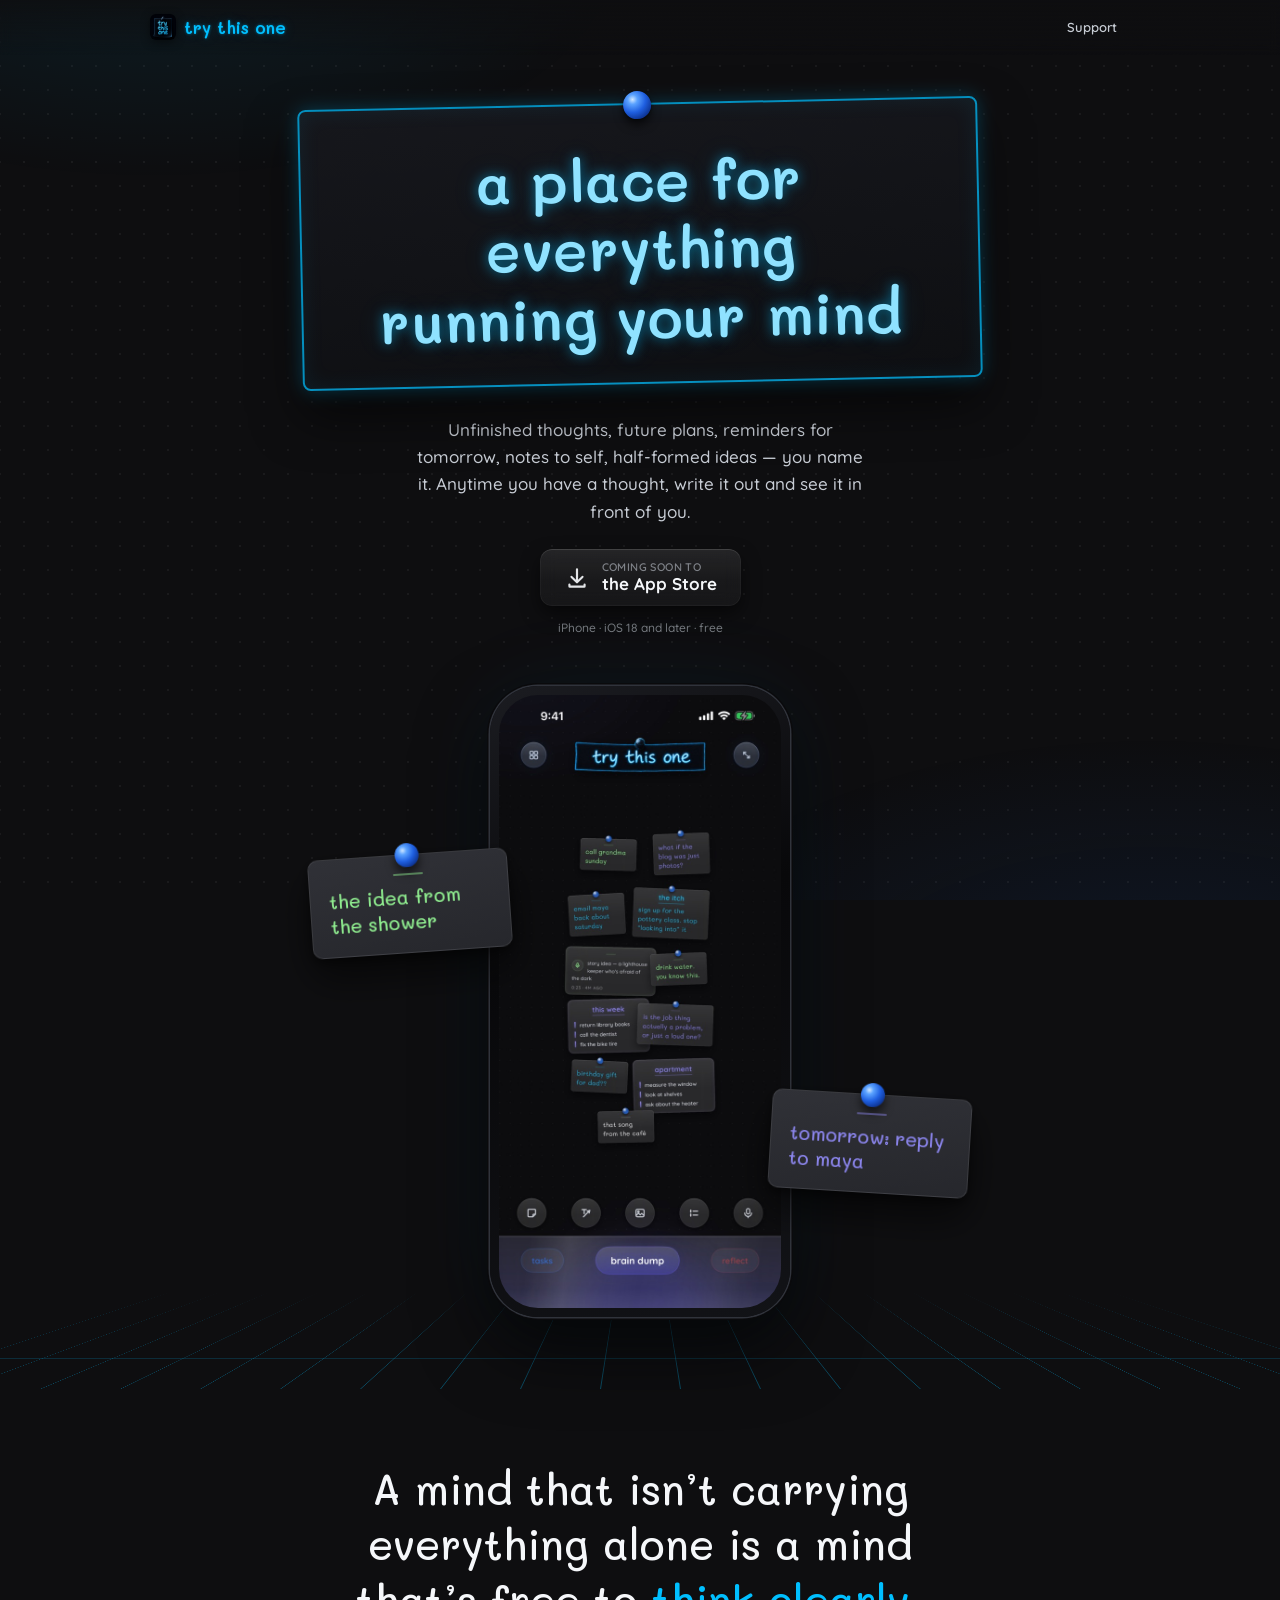
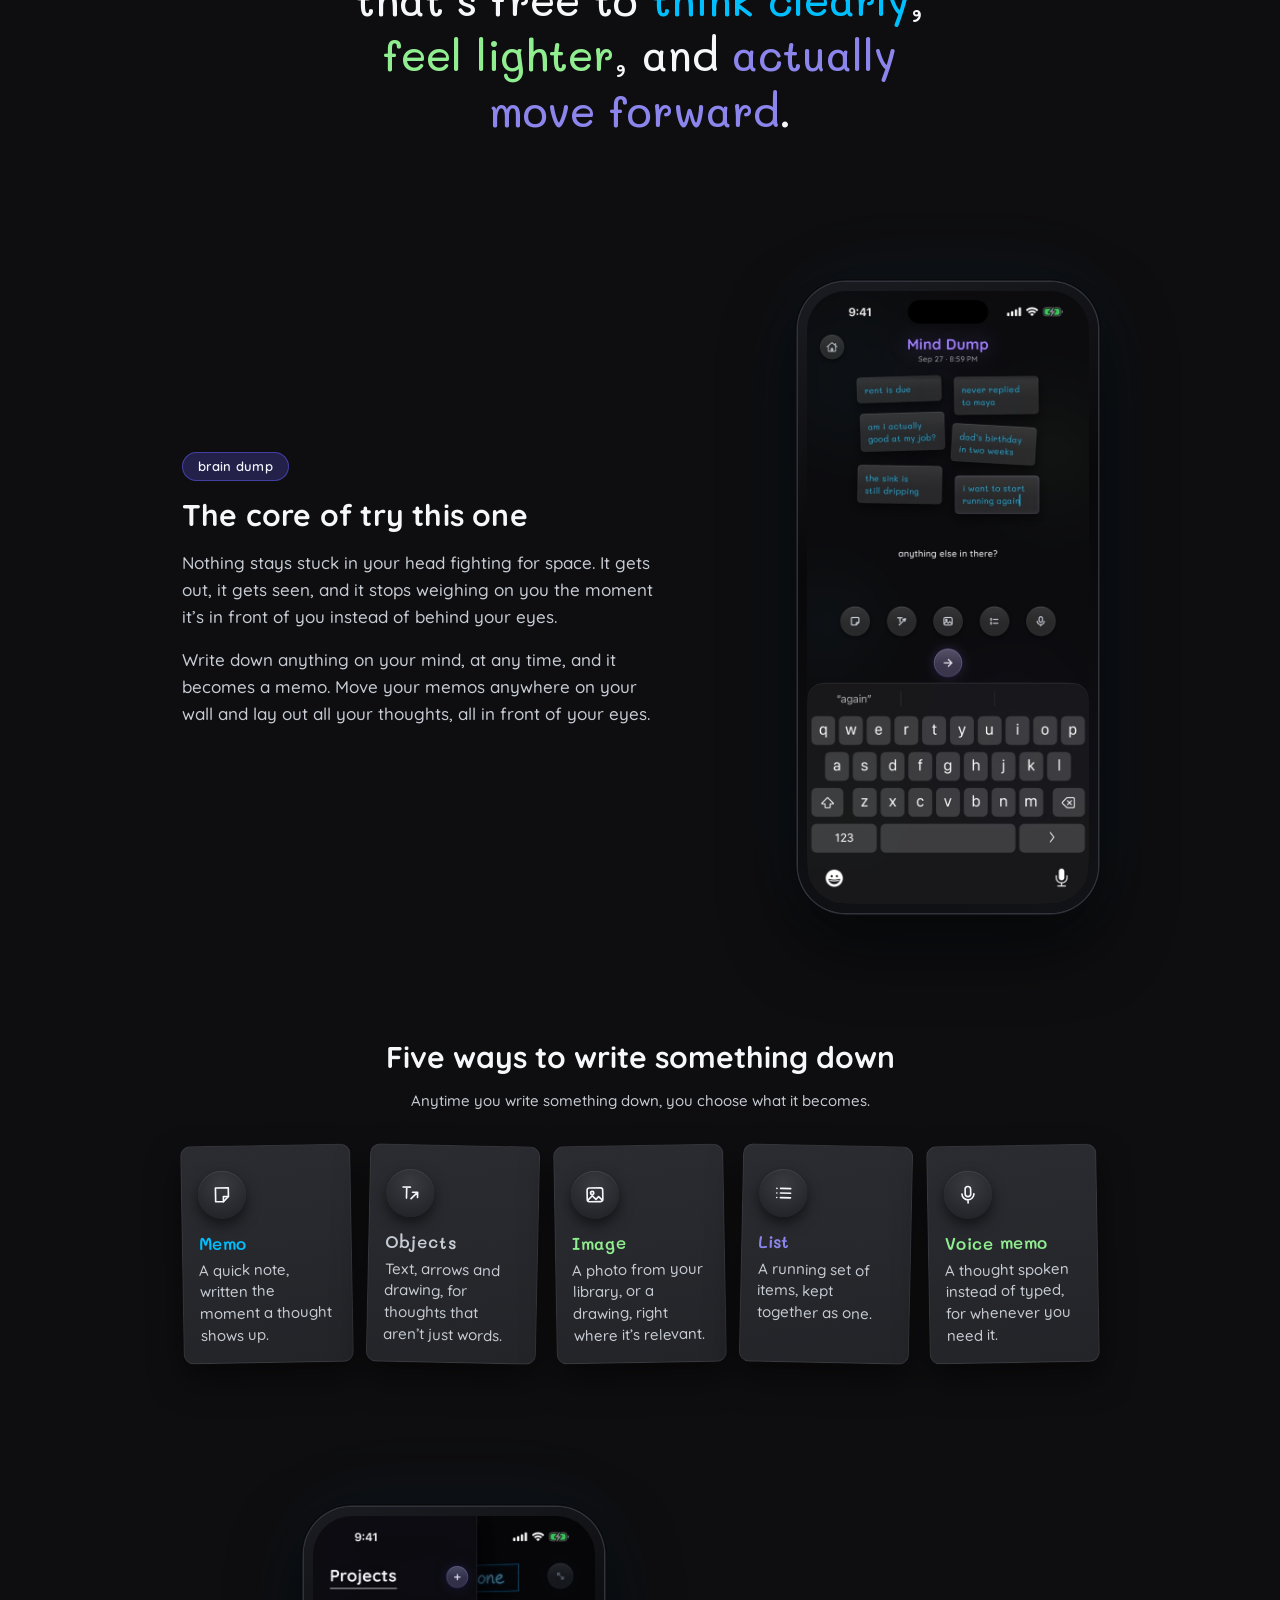
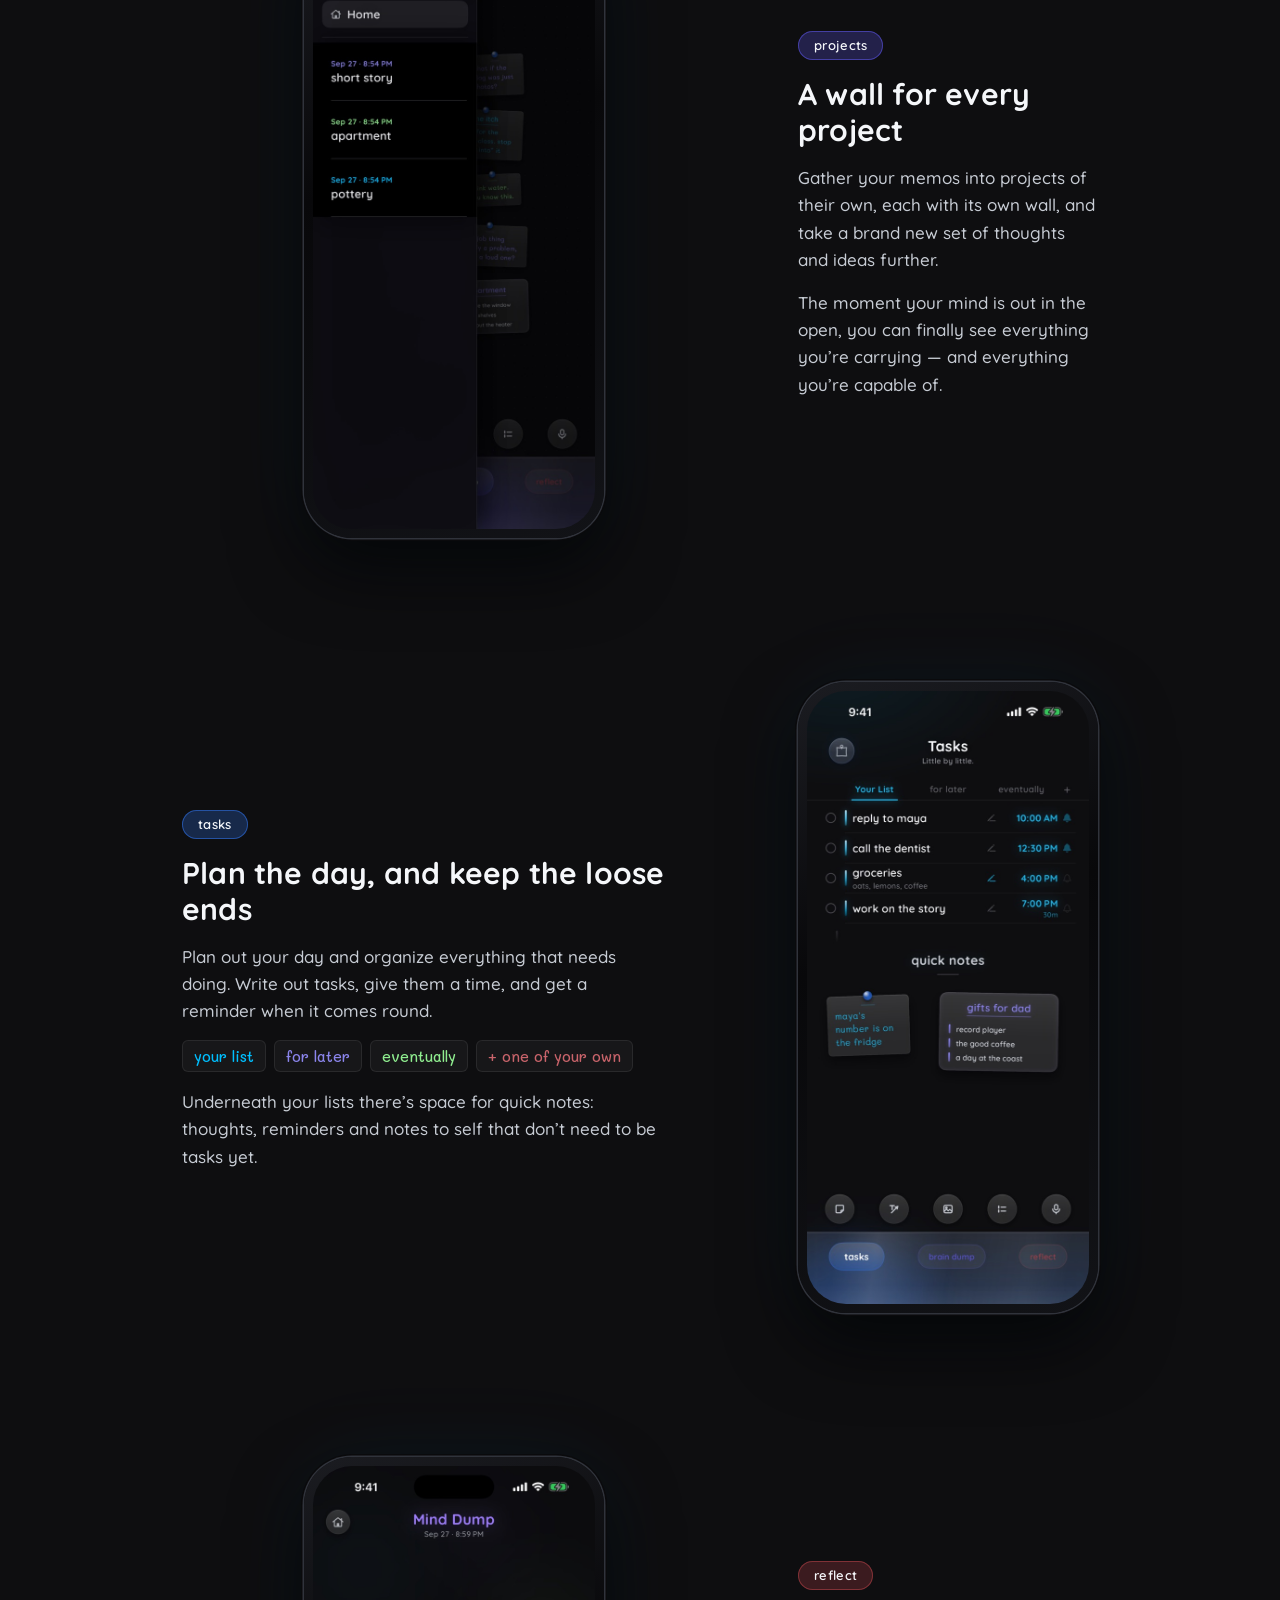
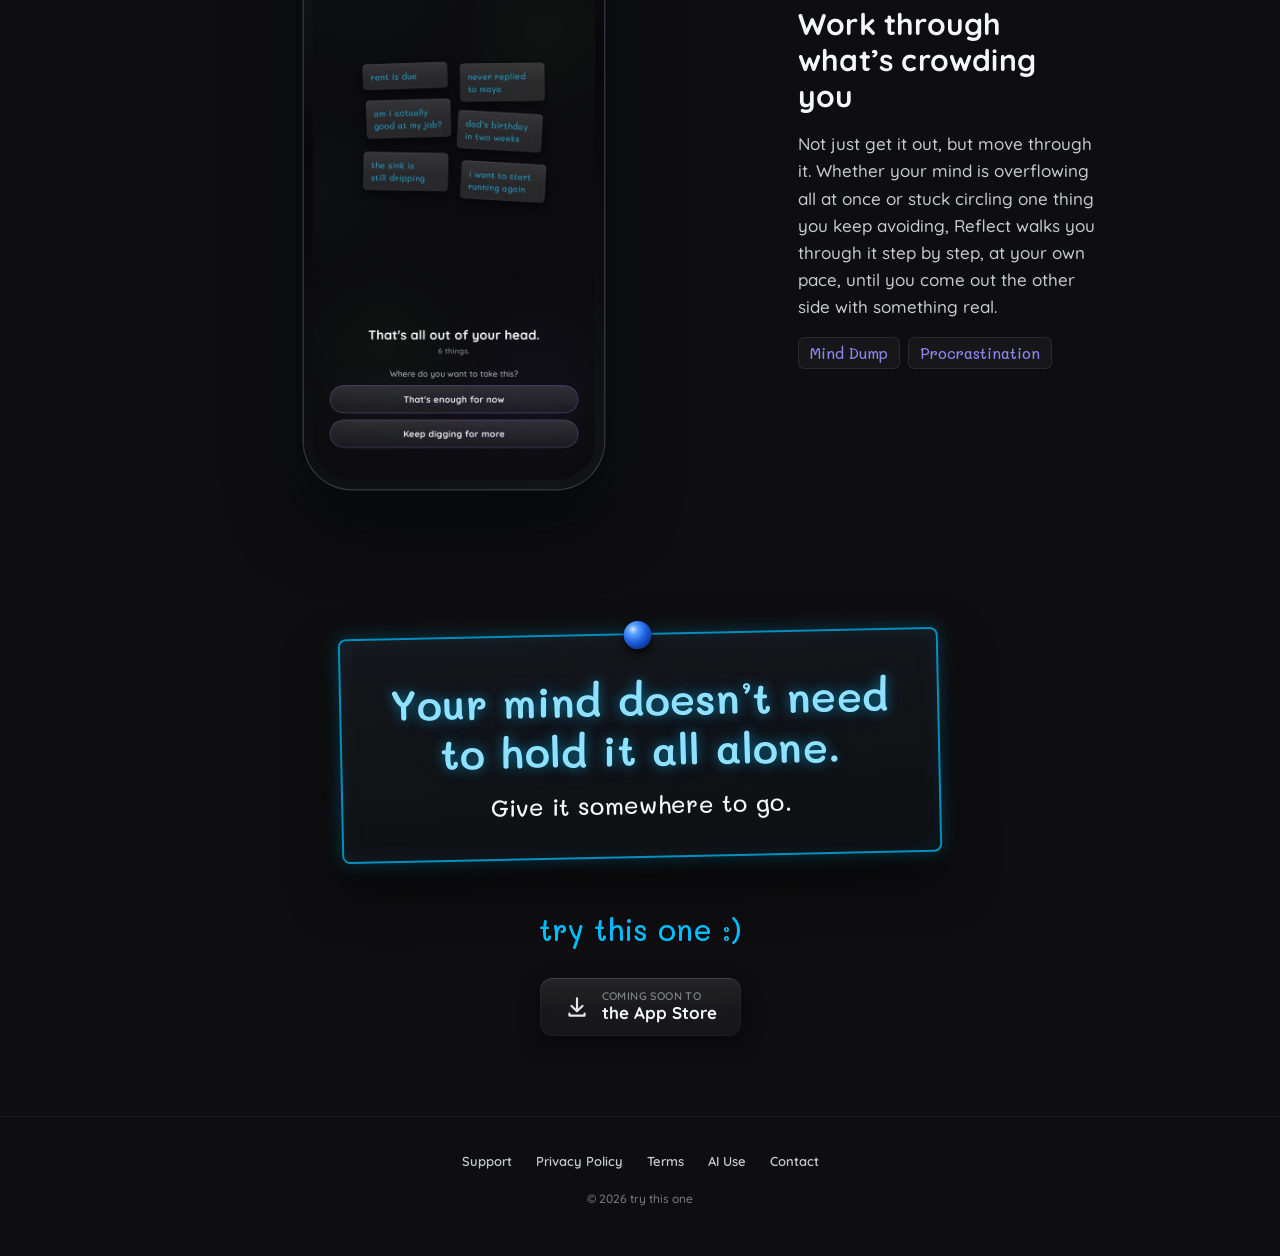
<file: index.html>
<!DOCTYPE html>
<html lang="en">
<head>
<meta charset="utf-8">
<meta name="viewport" content="width=device-width, initial-scale=1">

<title>try this one — a place for everything running your mind</title>
<meta name="description" content="Unfinished thoughts, future plans, reminders for tomorrow, notes to self, half-formed ideas. Write it out and see it in front of you. An iPhone app with a wall for your thoughts, lists for your day, and walkthroughs for what's crowding you.">
<meta name="theme-color" content="#0e0e10">

<link rel="icon" href="assets/favicon.png" type="image/png">
<link rel="apple-touch-icon" href="assets/apple-touch-icon.png">

<meta property="og:type" content="website">
<meta property="og:title" content="try this one">
<meta property="og:description" content="A place for everything running your mind. Give it somewhere to go.">
<meta property="og:image" content="https://km574744.github.io/trythisone-site/assets/icon.png">
<meta name="twitter:card" content="summary">

<link rel="preconnect" href="https://fonts.googleapis.com">
<link rel="preconnect" href="https://fonts.gstatic.com" crossorigin>
<link href="https://fonts.googleapis.com/css2?family=Quicksand:wght@500;600;700&family=Mali:wght@400;500;600&display=swap" rel="stylesheet">
<link rel="stylesheet" href="tto.css">
<script>document.documentElement.classList.add('js')</script>
</head>

<body>

<!-- The dot grid and the two corner glows the whole app stands on. -->
<div class="ground" aria-hidden="true"></div>

<header class="topbar">
  <div class="topbar__inner">
    <a class="wordmark" href="./">
      <img src="assets/icon.png" alt="" width="26" height="26">
      try this one
    </a>
    <a class="topbar__link" href="support.html">Support</a>
  </div>
</header>

<main>

  <!-- =====================================================================
       Hero — the sign, the pitch, and the wall
       ===================================================================== -->
  <div class="page">
    <section class="lp-hero">

      <div class="sign">
        <i class="pin" aria-hidden="true"></i>
        <h1>a place for everything running&nbsp;your&nbsp;mind</h1>
      </div>

      <p class="lp-lead">
        Unfinished thoughts, future plans, reminders for tomorrow, notes to
        self, half-formed ideas — you name it. Anytime you have a thought,
        write it out and see it in front of you.
      </p>

      <!-- PLACEHOLDER BADGE — see the note on .badge in tto.css. When the app
           is approved, replace this whole <a> with Apple's official badge
           artwork, pointing at the real App Store link. -->
      <a class="badge glass" href="#" aria-label="Coming soon to the App Store">
        <svg class="badge__glyph" viewBox="0 0 24 24" aria-hidden="true" focusable="false">
          <path d="M12 3a1 1 0 0 1 1 1v9.59l3.3-3.3a1 1 0 1 1 1.4 1.42l-5 5a1 1 0 0 1-1.4 0l-5-5a1 1 0 1 1 1.4-1.42l3.3 3.3V4a1 1 0 0 1 1-1Zm-7 14a1 1 0 0 1 1 1v1h12v-1a1 1 0 1 1 2 0v1.5A1.5 1.5 0 0 1 18.5 21h-13A1.5 1.5 0 0 1 4 19.5V18a1 1 0 0 1 1-1Z"/>
        </svg>
        <span class="badge__text">
          <span class="badge__sup">Coming soon to</span>
          <span class="badge__main">the App Store</span>
        </span>
      </a>
      <p class="badge-note">iPhone · iOS 18 and later · free</p>

      <div class="stage">
        <div class="floor" aria-hidden="true"></div>
        <div class="phone">
          <img src="images/wall.jpg" width="607" height="1320"
               alt="The brain dump wall in try this one, covered in memos: call grandma sunday, email maya back about saturday, a voice memo with a story idea, a list for this week, and more">
        </div>
        <p class="note note--l" style="--ink:var(--green)" aria-hidden="true">the idea from the shower</p>
        <p class="note note--r" style="--ink:var(--indigo)" aria-hidden="true">tomorrow: reply to maya</p>
      </div>

    </section>
  </div>

  <!-- =====================================================================
       The pitch, in one sentence
       ===================================================================== -->
  <div class="page">
    <section class="statement reveal">
      <p>
        A mind that isn’t carrying everything alone is a mind that’s free to
        <span>think clearly</span>, <span>feel lighter</span>, and
        <span>actually move forward</span>.
      </p>
    </section>
  </div>

  <!-- =====================================================================
       Brain Dump
       ===================================================================== -->
  <div class="page">
    <section class="feature reveal" id="brain-dump">
      <div class="feature__text">
        <p class="pill pill--braindump">brain dump</p>
        <h2>The core of try this one</h2>
        <p>
          Nothing stays stuck in your head fighting for space. It gets out, it
          gets seen, and it stops weighing on you the moment it’s in front of
          you instead of behind your eyes.
        </p>
        <p>
          Write down anything on your mind, at any time, and it becomes a memo.
          Move your memos anywhere on your wall and lay out all your thoughts,
          all in front of your eyes.
        </p>
      </div>
      <div class="phone phone--side">
        <img src="images/mind-dump.jpg" width="607" height="1320" loading="lazy"
             alt="Memos landing on the wall one at a time: rent is due, never replied to maya, am i actually good at my job, dad's birthday in two weeks">
      </div>
    </section>

    <!-- Five ways to write something down -->
    <section class="tools reveal" aria-labelledby="tools-title">
      <div class="lp-head">
        <h3 id="tools-title">Five ways to write something down</h3>
        <p>Anytime you write something down, you choose what it becomes.</p>
      </div>

      <ul class="tools__grid">
        <li class="tool" style="--ink:var(--cyan)">
          <span class="tool__icon" aria-hidden="true">
            <svg viewBox="0 0 24 24"><path d="M5 4.5h14v9.5l-5.5 5.5H5z"/><path d="M13.5 19.5V14H19"/></svg>
          </span>
          <p class="tool__name">Memo</p>
          <p>A quick note, written the moment a thought shows up.</p>
        </li>
        <li class="tool" style="--ink:var(--silver)">
          <span class="tool__icon" aria-hidden="true">
            <svg viewBox="0 0 24 24"><path d="M4 5.5h8M8 5.5v12"/><path d="M13 18l7-7M14.5 11H20v5.5"/></svg>
          </span>
          <p class="tool__name">Objects</p>
          <p>Text, arrows and drawing, for thoughts that aren’t just words.</p>
        </li>
        <li class="tool" style="--ink:var(--green)">
          <span class="tool__icon" aria-hidden="true">
            <svg viewBox="0 0 24 24"><rect x="3.5" y="4.5" width="17" height="15" rx="2.5"/><circle cx="9" cy="10" r="1.8"/><path d="M4 18l5-5 4 4 3-3 4 4"/></svg>
          </span>
          <p class="tool__name">Image</p>
          <p>A photo from your library, or a drawing, right where it’s relevant.</p>
        </li>
        <li class="tool" style="--ink:var(--indigo)">
          <span class="tool__icon" aria-hidden="true">
            <svg viewBox="0 0 24 24"><path d="M5 7h.01M5 12h.01M5 17h.01"/><path d="M9 7h11M9 12h11M9 17h11"/></svg>
          </span>
          <p class="tool__name">List</p>
          <p>A running set of items, kept together as one.</p>
        </li>
        <li class="tool" style="--ink:var(--green)">
          <span class="tool__icon" aria-hidden="true">
            <svg viewBox="0 0 24 24"><rect x="9" y="3" width="6" height="11" rx="3"/><path d="M5.5 11a6.5 6.5 0 0 0 13 0M12 17.5V21"/></svg>
          </span>
          <p class="tool__name">Voice memo</p>
          <p>A thought spoken instead of typed, for whenever you need it.</p>
        </li>
      </ul>
    </section>

    <!-- Projects -->
    <section class="feature feature--flip reveal">
      <div class="feature__text">
        <p class="pill pill--braindump">projects</p>
        <h2>A wall for every project</h2>
        <p>
          Gather your memos into projects of their own, each with its own wall,
          and take a brand new set of thoughts and ideas further.
        </p>
        <p>
          The moment your mind is out in the open, you can finally see
          everything you’re carrying — and everything you’re capable of.
        </p>
      </div>
      <div class="phone phone--side">
        <img src="images/projects.jpg" width="607" height="1320" loading="lazy"
             alt="The projects drawer open over the wall, listing short story, apartment and pottery">
      </div>
    </section>
  </div>

  <!-- =====================================================================
       Tasks
       ===================================================================== -->
  <div class="page">
    <section class="feature reveal" id="tasks">
      <div class="feature__text">
        <p class="pill pill--tasks">tasks</p>
        <h2>Plan the day, and keep the loose ends</h2>
        <p>
          Plan out your day and organize everything that needs doing. Write out
          tasks, give them a time, and get a reminder when it comes round.
        </p>
        <ul class="chips" aria-label="Lists">
          <li style="--ink:var(--cyan)">your list</li>
          <li style="--ink:var(--indigo)">for later</li>
          <li style="--ink:var(--green)">eventually</li>
          <li style="--ink:var(--maroon-soft)">+ one of your own</li>
        </ul>
        <p>
          Underneath your lists there’s space for quick notes: thoughts,
          reminders and notes to self that don’t need to be tasks yet.
        </p>
      </div>
      <div class="phone phone--side">
        <img src="images/tasks.jpg" width="607" height="1320" loading="lazy"
             alt="The tasks screen: reply to maya at 10 AM, call the dentist at 12:30, groceries at 4, work on the story at 7, with quick notes underneath">
      </div>
    </section>
  </div>

  <!-- =====================================================================
       Reflect
       ===================================================================== -->
  <div class="page">
    <section class="feature feature--flip reveal" id="reflect">
      <div class="feature__text">
        <p class="pill pill--reflect">reflect</p>
        <h2>Work through what’s crowding you</h2>
        <p>
          Not just get it out, but move through it. Whether your mind is
          overflowing all at once or stuck circling one thing you keep
          avoiding, Reflect walks you through it step by step, at your own
          pace, until you come out the other side with something real.
        </p>
        <ul class="chips" aria-label="Walkthroughs">
          <li style="--ink:var(--indigo)">Mind Dump</li>
          <li style="--ink:var(--indigo)">Procrastination</li>
        </ul>
      </div>
      <div class="phone phone--side">
        <img src="images/reflect.jpg" width="607" height="1320" loading="lazy"
             alt="The end of a Mind Dump: six memos on the wall and the words that's all out of your head">
      </div>
    </section>
  </div>

  <!-- =====================================================================
       Closing
       ===================================================================== -->
  <div class="page">
    <section class="lp-close reveal">
      <div class="sign sign--close">
        <i class="pin" aria-hidden="true"></i>
        <h2>Your mind doesn’t need to hold it all&nbsp;alone.</h2>
        <p>Give it somewhere to go.</p>
      </div>

      <p class="signoff">try this one :)</p>

      <a class="badge glass" href="#" aria-label="Coming soon to the App Store">
        <svg class="badge__glyph" viewBox="0 0 24 24" aria-hidden="true" focusable="false">
          <path d="M12 3a1 1 0 0 1 1 1v9.59l3.3-3.3a1 1 0 1 1 1.4 1.42l-5 5a1 1 0 0 1-1.4 0l-5-5a1 1 0 1 1 1.4-1.42l3.3 3.3V4a1 1 0 0 1 1-1Zm-7 14a1 1 0 0 1 1 1v1h12v-1a1 1 0 1 1 2 0v1.5A1.5 1.5 0 0 1 18.5 21h-13A1.5 1.5 0 0 1 4 19.5V18a1 1 0 0 1 1-1Z"/>
        </svg>
        <span class="badge__text">
          <span class="badge__sup">Coming soon to</span>
          <span class="badge__main">the App Store</span>
        </span>
      </a>
    </section>
  </div>

</main>

<footer>
  <ul class="footer__links">
    <li><a href="support.html">Support</a></li>
    <li><a href="privacy.html">Privacy Policy</a></li>
    <li><a href="terms.html">Terms</a></li>
    <li><a href="ai.html">AI Use</a></li>
    <li><a href="mailto:kmworkshq@gmail.com">Contact</a></li>
  </ul>
  <p class="footer__fine">© 2026 try this one</p>
</footer>

<!-- Sections settle in once as they arrive, then stay put. Nothing moves on
     its own after that. Without JavaScript, or with reduced motion, everything
     is simply there. -->
<script>
  const pieces = document.querySelectorAll('.reveal');
  if ('IntersectionObserver' in window && !matchMedia('(prefers-reduced-motion: reduce)').matches) {
    const seen = new IntersectionObserver((entries) => {
      for (const e of entries) if (e.isIntersecting) { e.target.classList.add('in'); seen.unobserve(e.target); }
    }, { rootMargin: '0px 0px -12% 0px' });
    pieces.forEach((p) => seen.observe(p));
  } else {
    pieces.forEach((p) => p.classList.add('in'));
  }
</script>

</body>
</html>
</file>
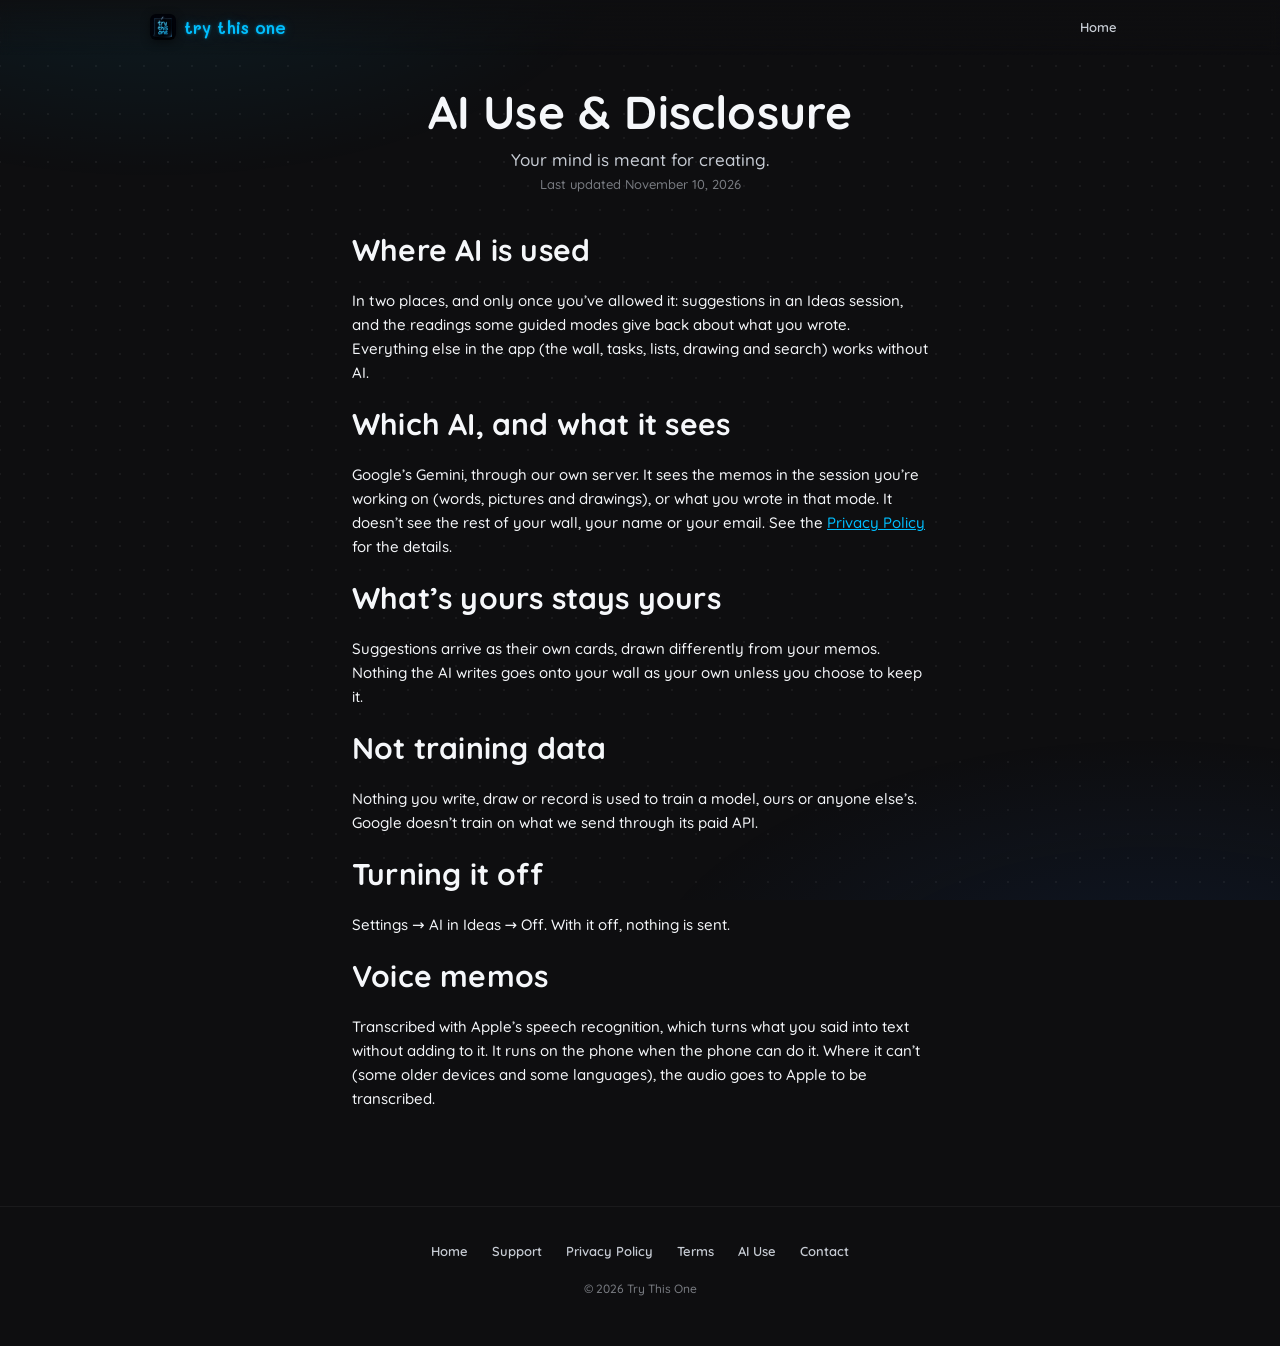
<file: ai.html>
<!DOCTYPE html>
<html lang="en">
<head>
<meta charset="utf-8">
<meta name="viewport" content="width=device-width, initial-scale=1">

<title>AI Use &amp; Disclosure · Try This One</title>
<meta name="description" content="Learn how Try This One protects your authentic ideas and creativity.">
<meta name="theme-color" content="#0e0e10">

<link rel="icon" href="assets/favicon.png" type="image/png">
<link rel="apple-touch-icon" href="assets/apple-touch-icon.png">

<link rel="preconnect" href="https://fonts.googleapis.com">
<link rel="preconnect" href="https://fonts.gstatic.com" crossorigin>
<link href="https://fonts.googleapis.com/css2?family=Quicksand:wght@500;600;700&family=Mali:wght@400;500;600&display=swap" rel="stylesheet">
<link rel="stylesheet" href="tto.css">
</head>

<body>

<div class="ground" aria-hidden="true"></div>

<header class="topbar">
  <div class="topbar__inner">
    <a class="wordmark" href="./">
      <img src="assets/icon.png" alt="" width="26" height="26">
      try this one
    </a>
    <a class="topbar__link" href="./">Home</a>
  </div>
</header>

<main class="page narrow">
  <section class="doc">

    <h1>AI Use &amp; Disclosure</h1>
    <p class="doc__lead">Your mind is meant for creating.</p>
    <p class="doc__stamp" style="text-align:center;color:var(--ink-faint);font-size:var(--t-small);margin-top:calc(var(--s7) * -1);margin-bottom:var(--s6);">Last updated November 10, 2026</p>

    <h2>Where AI is used</h2>
    <p>In two places, and only once you&rsquo;ve allowed it: suggestions in an Ideas session, and the readings some guided modes give back about what you wrote. Everything else in the app (the wall, tasks, lists, drawing and search) works without AI.</p>

    <h2>Which AI, and what it sees</h2>
    <p>Google&rsquo;s Gemini, through our own server. It sees the memos in the session you&rsquo;re working on (words, pictures and drawings), or what you wrote in that mode. It doesn&rsquo;t see the rest of your wall, your name or your email. See the <a href="privacy.html">Privacy Policy</a> for the details.</p>

    <h2>What&rsquo;s yours stays yours</h2>
    <p>Suggestions arrive as their own cards, drawn differently from your memos. Nothing the AI writes goes onto your wall as your own unless you choose to keep it.</p>

    <h2>Not training data</h2>
    <p>Nothing you write, draw or record is used to train a model, ours or anyone else&rsquo;s. Google doesn&rsquo;t train on what we send through its paid API.</p>

    <h2>Turning it off</h2>
    <p>Settings &rarr; AI in Ideas &rarr; Off. With it off, nothing is sent.</p>

    <h2>Voice memos</h2>
    <p>Transcribed with Apple&rsquo;s speech recognition, which turns what you said into text without adding to it. It runs on the phone when the phone can do it. Where it can&rsquo;t (some older devices and some languages), the audio goes to Apple to be transcribed.</p>

  </section>
</main>

<footer>
  <ul class="footer__links">
    <li><a href="./">Home</a></li>
    <li><a href="support.html">Support</a></li>
    <li><a href="privacy.html">Privacy Policy</a></li>
    <li><a href="terms.html">Terms</a></li>
    <li><a href="ai.html">AI Use</a></li>
    <li><a href="mailto:kmworkshq@gmail.com">Contact</a></li>
  </ul>
  <p class="footer__fine">© 2026 Try This One</p>
</footer>

</body>
</html>
</file>
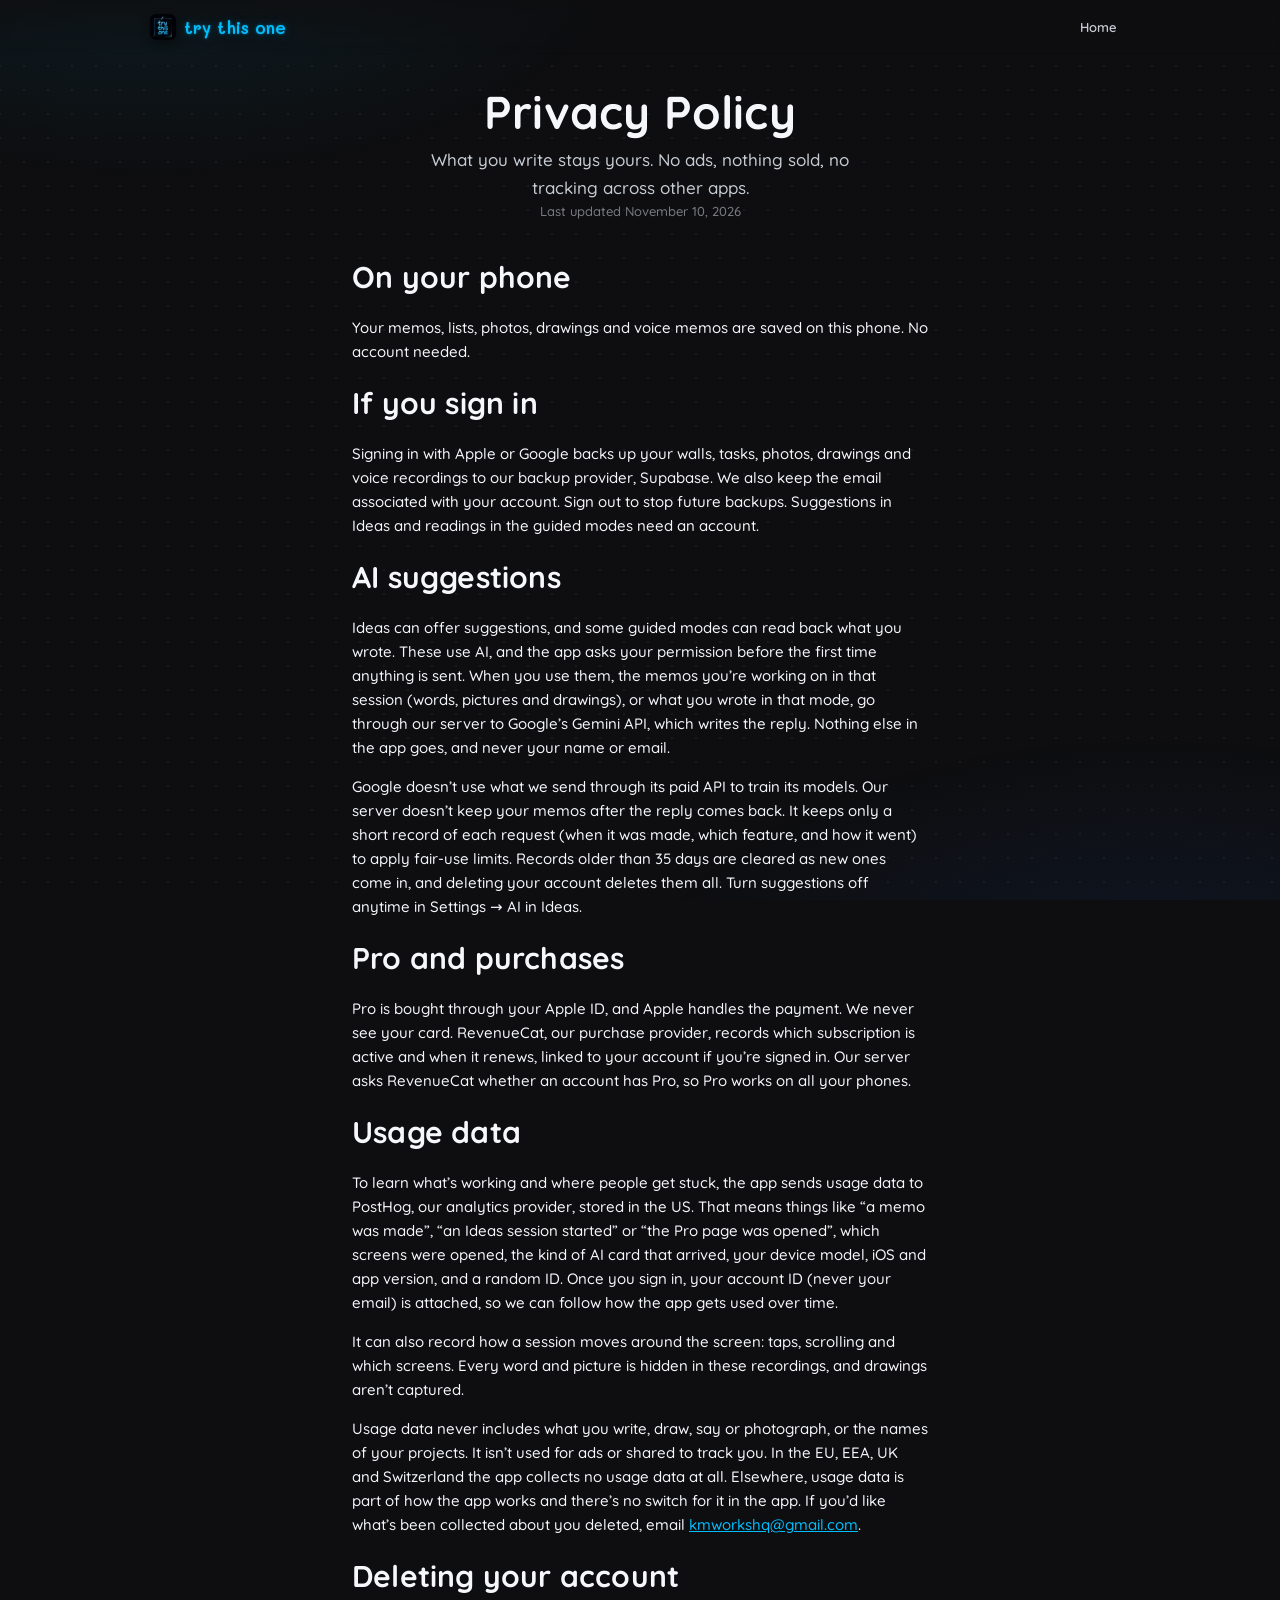
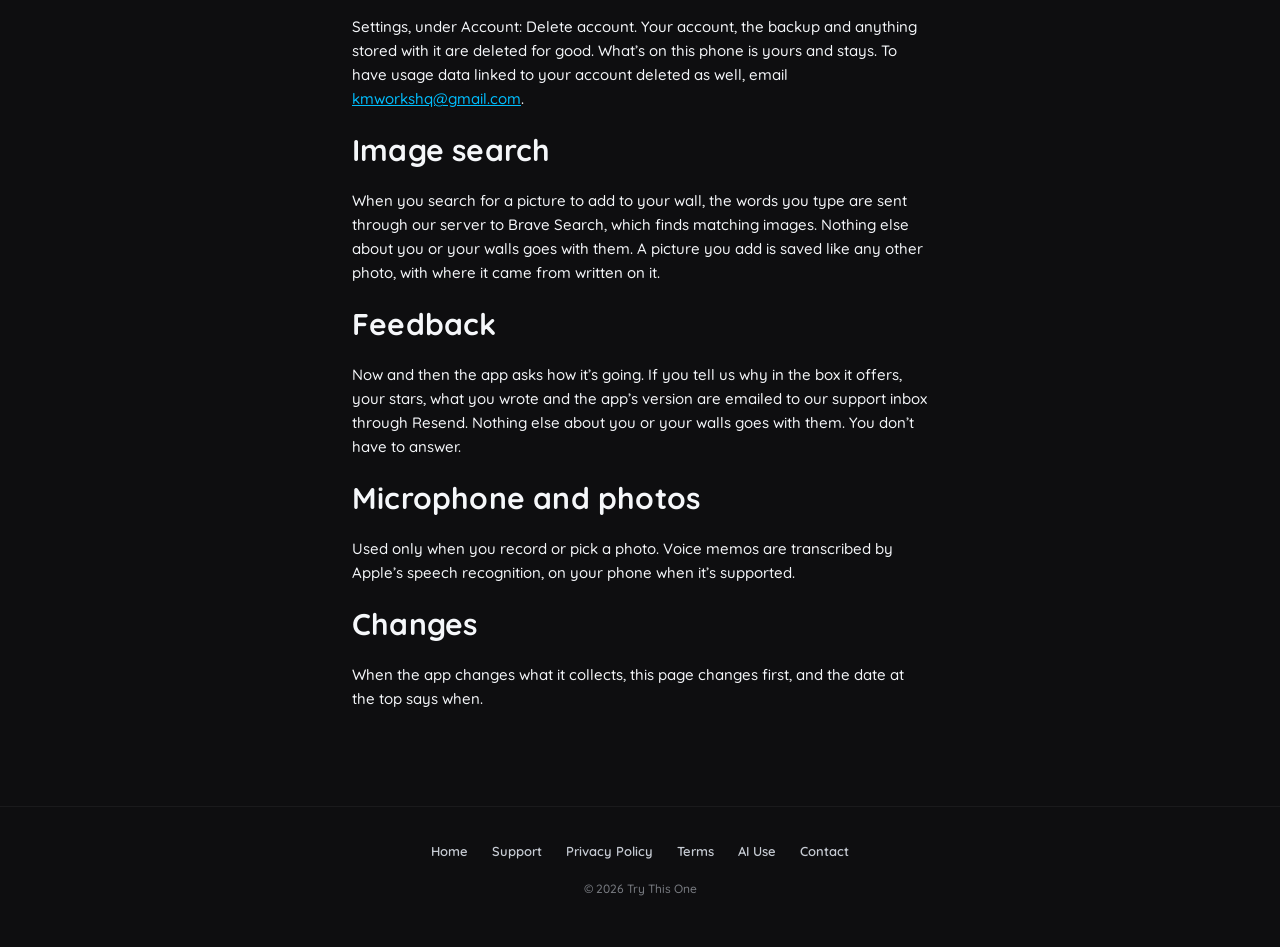
<file: privacy.html>
<!DOCTYPE html>
<html lang="en">
<head>
<meta charset="utf-8">
<meta name="viewport" content="width=device-width, initial-scale=1">

<title>Privacy Policy · Try This One</title>
<meta name="description" content="What stays on your phone, and what signing in backs up.">
<meta name="theme-color" content="#0e0e10">

<link rel="icon" href="assets/favicon.png" type="image/png">
<link rel="apple-touch-icon" href="assets/apple-touch-icon.png">

<link rel="preconnect" href="https://fonts.googleapis.com">
<link rel="preconnect" href="https://fonts.gstatic.com" crossorigin>
<link href="https://fonts.googleapis.com/css2?family=Quicksand:wght@500;600;700&family=Mali:wght@400;500;600&display=swap" rel="stylesheet">
<link rel="stylesheet" href="tto.css">
</head>

<body>

<div class="ground" aria-hidden="true"></div>

<header class="topbar">
  <div class="topbar__inner">
    <a class="wordmark" href="./">
      <img src="assets/icon.png" alt="" width="26" height="26">
      try this one
    </a>
    <a class="topbar__link" href="./">Home</a>
  </div>
</header>

<main class="page narrow">
  <section class="doc">

    <h1>Privacy Policy</h1>
    <p class="doc__lead">What you write stays yours. No ads, nothing sold, no tracking across other apps.</p>
    <p class="doc__stamp" style="text-align:center;color:var(--ink-faint);font-size:var(--t-small);margin-top:calc(var(--s7) * -1);margin-bottom:var(--s6);">Last updated November 10, 2026</p>

    <h2>On your phone</h2>
    <p>Your memos, lists, photos, drawings and voice memos are saved on this phone. No account needed.</p>

    <h2>If you sign in</h2>
    <p>Signing in with Apple or Google backs up your walls, tasks, photos, drawings and voice recordings to our backup provider, Supabase. We also keep the email associated with your account. Sign out to stop future backups. Suggestions in Ideas and readings in the guided modes need an account.</p>

    <h2>AI suggestions</h2>
    <p>Ideas can offer suggestions, and some guided modes can read back what you wrote. These use AI, and the app asks your permission before the first time anything is sent. When you use them, the memos you&rsquo;re working on in that session (words, pictures and drawings), or what you wrote in that mode, go through our server to Google&rsquo;s Gemini API, which writes the reply. Nothing else in the app goes, and never your name or email.</p>
    <p>Google doesn&rsquo;t use what we send through its paid API to train its models. Our server doesn&rsquo;t keep your memos after the reply comes back. It keeps only a short record of each request (when it was made, which feature, and how it went) to apply fair-use limits. Records older than 35 days are cleared as new ones come in, and deleting your account deletes them all. Turn suggestions off anytime in Settings &rarr; AI in Ideas.</p>

    <h2>Pro and purchases</h2>
    <p>Pro is bought through your Apple ID, and Apple handles the payment. We never see your card. RevenueCat, our purchase provider, records which subscription is active and when it renews, linked to your account if you&rsquo;re signed in. Our server asks RevenueCat whether an account has Pro, so Pro works on all your phones.</p>

    <h2>Usage data</h2>
    <p>To learn what&rsquo;s working and where people get stuck, the app sends usage data to PostHog, our analytics provider, stored in the US. That means things like &ldquo;a memo was made&rdquo;, &ldquo;an Ideas session started&rdquo; or &ldquo;the Pro page was opened&rdquo;, which screens were opened, the kind of AI card that arrived, your device model, iOS and app version, and a random ID. Once you sign in, your account ID (never your email) is attached, so we can follow how the app gets used over time.</p>
    <p>It can also record how a session moves around the screen: taps, scrolling and which screens. Every word and picture is hidden in these recordings, and drawings aren&rsquo;t captured.</p>
    <p>Usage data never includes what you write, draw, say or photograph, or the names of your projects. It isn&rsquo;t used for ads or shared to track you. In the EU, EEA, UK and Switzerland the app collects no usage data at all. Elsewhere, usage data is part of how the app works and there&rsquo;s no switch for it in the app. If you&rsquo;d like what&rsquo;s been collected about you deleted, email <a href="mailto:kmworkshq@gmail.com">kmworkshq@gmail.com</a>.</p>

    <h2>Deleting your account</h2>
    <p>Settings, under Account: Delete account. Your account, the backup and anything stored with it are deleted for good. What&rsquo;s on this phone is yours and stays. To have usage data linked to your account deleted as well, email <a href="mailto:kmworkshq@gmail.com">kmworkshq@gmail.com</a>.</p>

    <h2>Image search</h2>
    <p>When you search for a picture to add to your wall, the words you type are sent through our server to Brave Search, which finds matching images. Nothing else about you or your walls goes with them. A picture you add is saved like any other photo, with where it came from written on it.</p>

    <h2>Feedback</h2>
    <p>Now and then the app asks how it&rsquo;s going. If you tell us why in the box it offers, your stars, what you wrote and the app&rsquo;s version are emailed to our support inbox through Resend. Nothing else about you or your walls goes with them. You don&rsquo;t have to answer.</p>

    <h2>Microphone and photos</h2>
    <p>Used only when you record or pick a photo. Voice memos are transcribed by Apple&rsquo;s speech recognition, on your phone when it&rsquo;s supported.</p>

    <h2>Changes</h2>
    <p>When the app changes what it collects, this page changes first, and the date at the top says when.</p>

  </section>
</main>

<footer>
  <ul class="footer__links">
    <li><a href="./">Home</a></li>
    <li><a href="support.html">Support</a></li>
    <li><a href="privacy.html">Privacy Policy</a></li>
    <li><a href="terms.html">Terms</a></li>
    <li><a href="ai.html">AI Use</a></li>
    <li><a href="mailto:kmworkshq@gmail.com">Contact</a></li>
  </ul>
  <p class="footer__fine">© 2026 Try This One</p>
</footer>

</body>
</html>
</file>
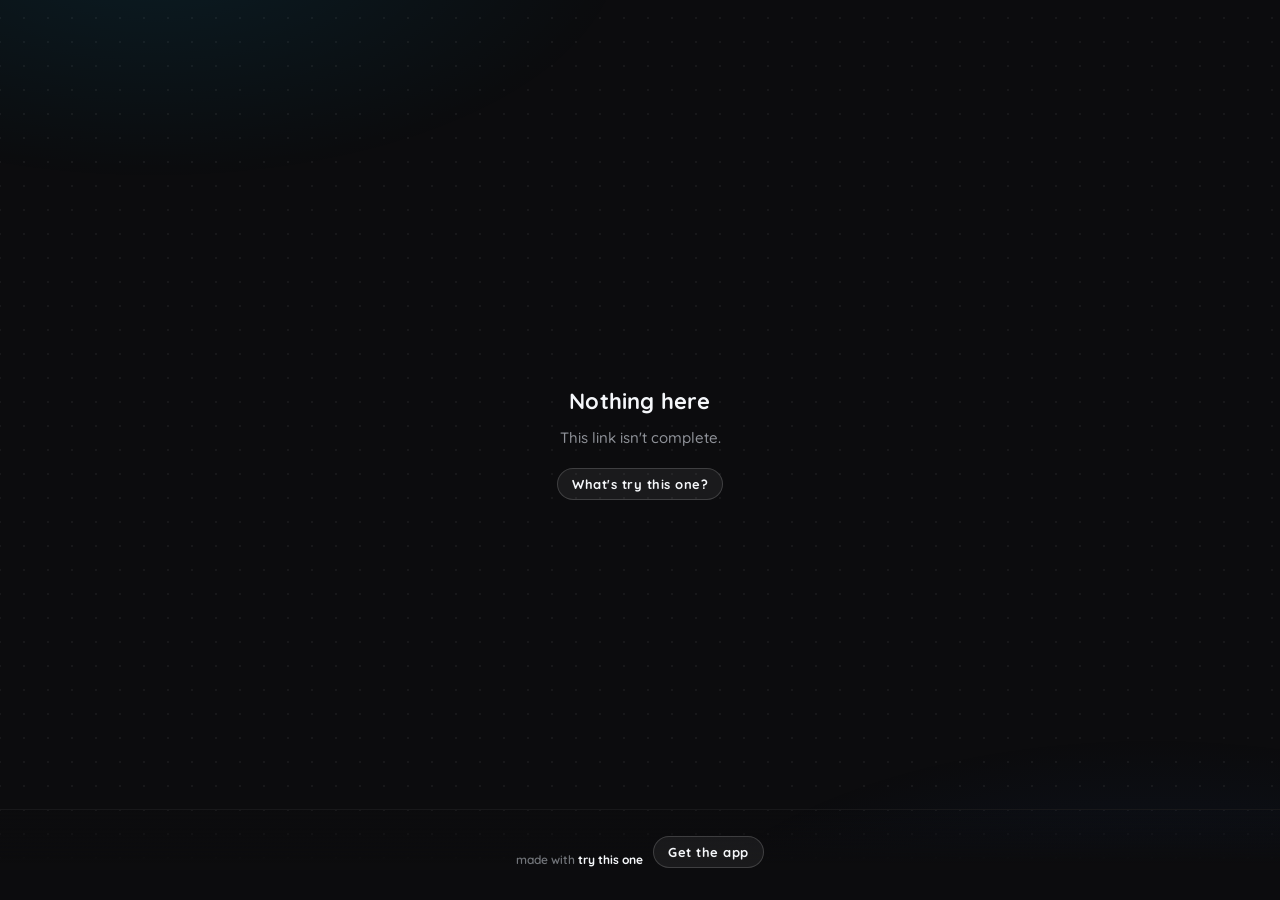
<file: s.html>
<!doctype html>
<html lang="en">
<head>
<meta charset="utf-8">
<meta name="viewport" content="width=device-width, initial-scale=1, maximum-scale=1, viewport-fit=cover">
<title>A shared wall · try this one</title>
<meta name="description" content="A project wall, shared from try this one.">
<meta name="robots" content="noindex">
<link rel="icon" href="assets/favicon.png" type="image/png">
<link rel="apple-touch-icon" href="assets/apple-touch-icon.png">
<link rel="preconnect" href="https://fonts.googleapis.com">
<link rel="preconnect" href="https://fonts.gstatic.com" crossorigin>
<link href="https://fonts.googleapis.com/css2?family=Quicksand:wght@500;600;700&family=Mali:wght@400;500;600&display=swap" rel="stylesheet">
<link rel="stylesheet" href="tto.css">
<style>
/* A shared project: one wall, view-only, the way the app draws it.
   Data comes from the `share` Supabase function (supabase/functions/share).
   Memo geometry is the app's own: x/y is the card's top-left in board units,
   width/height fall back to MemoMetrics.naturalSize, scale and rotation are
   applied about the centre. */
html { -webkit-text-size-adjust: 100%; text-size-adjust: 100%; }
html, body { height: 100%; overflow: hidden; overscroll-behavior: none; }
body { background: var(--bg-braindump); touch-action: none; }

.wall { position: fixed; inset: 0; cursor: grab; }
.wall.dragging { cursor: grabbing; }
.world { position: absolute; left: 0; top: 0; transform-origin: 0 0; }

.head {
  position: fixed; top: 0; left: 0; right: 0; z-index: 3;
  padding: calc(env(safe-area-inset-top) + 18px) 16px 22px;
  text-align: center; pointer-events: none;
  background: linear-gradient(var(--bg-braindump) 35%, transparent);
}
.head h1 {
  margin: 0; font-weight: 700; font-size: 26px; letter-spacing: .3px; line-height: 1.2;
  overflow: hidden; text-overflow: ellipsis; white-space: nowrap;
}
.head p { margin: 2px 0 0; font-weight: 600; font-size: var(--t-tiny); color: rgba(199, 204, 212, .62); letter-spacing: .2px; }

.foot {
  position: fixed; left: 0; right: 0; bottom: 0; z-index: 3;
  display: flex; justify-content: center; align-items: center; gap: 10px; flex-wrap: wrap;
  padding: 26px 16px calc(env(safe-area-inset-bottom) + 16px);
  background: linear-gradient(transparent, var(--bg-braindump) 60%);
  pointer-events: none;
}
.foot a, .foot span { pointer-events: auto; }
.made { font-size: var(--t-tiny); font-weight: 600; color: rgba(199, 204, 212, .55); text-decoration: none; }
.made b { color: var(--white); font-weight: 700; }
.pill {
  font: 700 var(--t-tiny) Quicksand, system-ui, sans-serif; letter-spacing: .5px;
  color: var(--white); text-decoration: none;
  padding: 7px 14px; border-radius: 999px;
  background: rgba(255, 255, 255, .06); border: .75px solid rgba(255, 255, 255, .16);
}
.fit {
  position: fixed; right: 16px; bottom: calc(env(safe-area-inset-bottom) + 64px); z-index: 4;
  width: 36px; height: 36px; border-radius: 50%;
  border: .75px solid rgba(255,255,255,.14); background: rgba(255,255,255,.05);
  color: var(--silver); font: 600 16px Quicksand, sans-serif; cursor: pointer;
}

/* -- Memos ---------------------------------------------------------------- */
.m { position: absolute; transform-origin: 50% 50%; }
.m.boxed { display: flex; }
.card {
  flex: 1; min-width: 0; overflow: hidden; border-radius: 6px;
  background: linear-gradient(180deg, rgba(255,255,255,.075) 0%, rgba(255,255,255,.02) 55%, rgba(255,255,255,.012) 100%), #262627;
  border: .75px solid rgba(255, 255, 255, .14);
  box-shadow: var(--glass-shadow);
}
.card.lined { padding: 10px 12px 12px; }
.card.round { border-radius: 12px; }
.card.bare { background: none; border: 0; box-shadow: none; }
.memo-pin {
  position: absolute; left: 50%; top: -7px; width: 14px; height: 14px; margin-left: -7px; border-radius: 50%; pointer-events: none;
  background: radial-gradient(circle at 33% 27%, rgba(255,255,255,.85), transparent 40%), radial-gradient(circle at 50% 58%, #2f6fe0, #15448f 64%);
}
.rule { height: 11px; padding-bottom: 2px; display: flex; align-items: center; justify-content: center; }
.rule i { width: 22px; height: 1.6px; border-radius: 1px; background: currentColor; opacity: .19; }
.tm { text-align: center; margin-bottom: 6px; }
.tm span { display: inline-block; padding-bottom: 4px; font-family: Quicksand, sans-serif; font-weight: 600; line-height: 1.2; overflow-wrap: anywhere; background: linear-gradient(currentColor, currentColor) bottom / 100% 1.4px no-repeat; }
.body { font-family: Mali, Quicksand, sans-serif; font-weight: 400; letter-spacing: .3px; line-height: calc(1.4em + 2.4px); white-space: pre-wrap; overflow-wrap: anywhere; }
.bul { list-style: none; margin: 0; padding: 0; font-family: Mali, Quicksand, sans-serif; font-weight: 400; letter-spacing: .3px; line-height: 1.4; }
.bul li { display: flex; gap: 7px; align-items: baseline; margin: 0 0 3px; }
.bul li span { min-width: 0; overflow-wrap: anywhere; }
.bul li::before { content: ""; flex: none; width: 8px; height: 3px; border-radius: 2px; background: currentColor; transform: translateY(-3px); box-shadow: 0 0 3px currentColor; }
.pic { padding: 7px; height: 100%; display: flex; flex-direction: column; gap: 6px; }
.pic.bare { padding: 0; }
.pic .frame { flex: 1; min-height: 0; border-radius: 10px; overflow: hidden; background: rgba(255,255,255,.04); }
.pic img, .pic svg { width: 100%; height: 100%; object-fit: cover; display: block; }
.pic .cap { font: 600 9.5px Quicksand, sans-serif; letter-spacing: .4px; color: rgba(199,204,212,.6); text-align: center; text-transform: lowercase; }
.voice { padding: 10px 12px; font-family: Quicksand, sans-serif; }
.voice .bars { display: flex; align-items: center; gap: 2px; height: 22px; }
.voice .bars i { flex: 1; border-radius: 1px; background: currentColor; opacity: .75; }
.voice .t { margin-top: 8px; font-size: 11.5px; font-weight: 600; color: rgba(245,247,250,.85); line-height: 1.35; }
.label { padding: 9px 13px; font-family: Quicksand, sans-serif; font-weight: 600; letter-spacing: .2px; line-height: calc(1.25em + 2px); white-space: pre-wrap; overflow-wrap: anywhere; text-shadow: 0 1px 3px rgba(0,0,0,.6); }
svg.layer { position: absolute; left: 0; top: 0; overflow: visible; pointer-events: none; }

/* -- Holders: a square that keeps memos; tap to open and close. ---------- */
.holder {
  position: relative; width: 100%; height: 100%; border-radius: 16px; cursor: pointer;
  display: flex; flex-direction: column; align-items: center; justify-content: center;
  background: linear-gradient(180deg, var(--glass-top) 0%, var(--glass-mid) 55%, var(--glass-bot) 100%);
  backdrop-filter: blur(var(--glass-blur)); -webkit-backdrop-filter: blur(var(--glass-blur));
  border: 1.4px solid; box-shadow: var(--glass-shadow); transition: background .3s, box-shadow .3s;
}
.holder .tab { position: absolute; left: 12px; top: -6px; width: 34px; height: 6px; border-radius: 6px 6px 0 0; }
.holder .hn { font: 700 15px Quicksand, sans-serif; text-align: center; padding: 0 10px; overflow-wrap: anywhere; }
.holder .hc { position: absolute; bottom: 9px; font: 700 10px Quicksand, sans-serif; opacity: .7; }
.m.kept { transition: transform .45s cubic-bezier(.2, .8, .2, 1), opacity .35s; }
.m.kept.tucked { opacity: 0; pointer-events: none; }
line.kept, path.kept { transition: opacity .3s; }

.state { position: fixed; inset: 0; display: grid; place-items: center; text-align: center; padding: 24px; }
.state h2 { margin: 0 0 6px; font-size: 22px; color: var(--white); }
.state p { margin: 0 0 18px; color: rgba(199,204,212,.7); }
</style>
</head>
<body>
<div class="ground"></div>

<div class="wall" id="wall"><div class="world" id="world"><svg class="layer" id="lines"></svg></div></div>

<header class="head" id="head" hidden>
  <h1 id="name"></h1>
  <p id="meta"></p>
</header>

<button class="fit" id="fit" title="See everything" aria-label="See everything" hidden>⤢</button>

<footer class="foot" id="foot" hidden>
  <a class="made" href="./"><span>made with </span><b>try this one</b></a>
  <a class="pill" href="https://apps.apple.com/us/app/try-this-one/id6760507045">Get the app</a>
</footer>

<div class="state" id="state"><p>Opening the wall…</p></div>

<script>
(() => {
  const FN = "https://cxamshqfuxiiufabsvqo.supabase.co/functions/v1/share";
  const KEY = "sb_publishable_a7yCYW9cpqd6c2ItzI42FA_RNCMx-Zk";

  // MemoMetrics.naturalSize, by type.
  const NATURAL = { sticky: [128, 122], bullets: [128, 95], photo: [158, 139], voice: [206, 92], label: [120, 26], holder: [96, 96] };
  // Memo.baseFontSize, by type.
  const FONT = { sticky: 14, bullets: 14, voice: 11.5, photo: 13, label: 16 };

  // The sizes the app gives a memo as its writing grows, from MemoMetrics.stickyWidth,
  // MemoTextFit and MemoLabel. A wall has to come out the shape it was left in,
  // so these have to keep agreeing with the app.
  const count = (s) => [...(s || "")].length;
  const stickyWidth = (text) => { const n = count(text); return n < 46 ? 128 : n < 110 ? 172 : n < 260 ? 216 : 244; };
  const smooth = (n, from, to) => { if (n <= from) return 0; const t = Math.min(1, (n - from) / (to - from)); return t * t * (3 - 2 * t); };
  const shrink = (n) => 1 - 0.28 * smooth(n, 240, 1150);
  const titleSize = (n) => 15.5 - 3.5 * smooth(n, 16, 34);
  const labelMaxWidth = (size) => 260 * Math.max(1, size / 16) + 4 + 26;
  const NOTE_MIN_HEIGHT = 57;  // a line of text and the card's own padding
  const ARROW_GAP = 7;         // MemoArrow.attachGap
  const ARROW_MIN = 14;        // MemoArrow.minimumLength

  const $ = (id) => document.getElementById(id);
  const slug = new URLSearchParams(location.search).get("s") || location.hash.slice(1);

  function gone(title, line) {
    const box = document.createElement("div");
    const h = document.createElement("h2"); h.textContent = title;
    const p = document.createElement("p"); p.textContent = line;
    const a = document.createElement("a"); a.className = "pill"; a.href = "./"; a.textContent = "What's try this one?";
    box.append(h, p, a);
    $("state").replaceChildren(box);
  }

  if (!/^[A-Za-z0-9]{10}$/.test(slug || "")) { gone("Nothing here", "This link isn't complete."); return; }

  fetch(`${FN}?s=${slug}`, { headers: { apikey: KEY } })
    .then((r) => r.ok ? r.json() : Promise.reject(r.status))
    .then((data) => fontsReady().then(() => render(data)))
    .catch((status) => status === 404
      ? gone("This wall isn't shared any more", "Whoever shared it has taken the link down.")
      : gone("Couldn't open this wall", "Check your connection and try again."));

  // Cards take their height from their text, so measure in the real faces. A slow
  // font network shouldn't hold the wall back for long.
  function fontsReady() {
    const faces = ["400 14px Mali", "600 16px Quicksand"].map((f) => document.fonts.load(f));
    return Promise.race([Promise.all(faces), new Promise((done) => setTimeout(done, 1500))]).catch(() => {});
  }

  // Swift encodes an enum case with values as { case: { label: value } }, and
  // an unlabelled value as `_0`.
  const kase = (v) => { const k = Object.keys(v || {})[0]; return [k, (v || {})[k] || {}]; };
  const el = (tag, cls, text) => { const e = document.createElement(tag); if (cls) e.className = cls; if (text != null) e.textContent = text; return e; };
  const NS = "http://www.w3.org/2000/svg";

  function strokesSVG(drawing, w, h, fixedWidth) {
    const svg = document.createElementNS(NS, "svg");
    svg.setAttribute("viewBox", `0 0 ${w} ${h}`);
    for (const s of drawing.strokes || []) {
      const pts = (s.points || []).map(([x, y]) => [x * w, y * h]);
      if (!pts.length) continue;
      const lw = fixedWidth ?? (s.width || 0.021) * w;
      if (pts.length === 1) {
        const c = document.createElementNS(NS, "circle");
        c.setAttribute("cx", pts[0][0]); c.setAttribute("cy", pts[0][1]); c.setAttribute("r", lw / 2);
        c.setAttribute("fill", s.colorHex); svg.append(c); continue;
      }
      const p = document.createElementNS(NS, "path");
      p.setAttribute("d", "M" + pts.map((q) => q.join(" ")).join(" L"));
      p.setAttribute("fill", "none"); p.setAttribute("stroke", s.colorHex);
      p.setAttribute("stroke-width", lw); p.setAttribute("stroke-linecap", "round"); p.setAttribute("stroke-linejoin", "round");
      svg.append(p);
    }
    return svg;
  }

  // A note's name over its underline, or just the bare rule. See MemoTitleMark.
  function titleMark(title, ink) {
    if (!title) { const r = el("div", "rule"); r.style.color = ink; r.append(el("i")); return r; }
    const box = el("div", "tm"), name = el("span", null, title);
    name.style.color = ink; name.style.fontSize = titleSize(count(title)) + "px";
    box.append(name);
    return box;
  }

  function render(data) {
    const board = data.board || {};
    const inks = data.inks || {};
    const accent = board.colorHex || "#8b85ec";
    const memos = (board.memos || []).slice().sort((a, b) => (a.zIndex || 0) - (b.zIndex || 0));

    const name = (board.name || "").trim() || "an unnamed project";
    document.title = `${name} · try this one`;
    $("name").textContent = name;
    $("name").style.color = accent;
    $("name").style.textShadow = `0 0 10px ${accent}73`;
    const notes = memos.filter((m) => !["mark", "label", "arrow", "holder"].includes(kase(m.content)[0])).length;
    const when = data.sharedAt ? new Date(data.sharedAt).toLocaleDateString(undefined, { month: "short", day: "numeric", year: "numeric" }) : "";
    $("meta").textContent = `shared ${when} · ${notes} memo${notes === 1 ? "" : "s"}`;

    const world = $("world");
    const lines = $("lines");
    const frames = {};
    const nodes = {};
    const holderIDs = new Set(memos.filter((m) => kase(m.content)[0] === "holder").map((m) => m.id));
    let minX = Infinity, minY = Infinity, maxX = -Infinity, maxY = -Infinity;
    const grow = (x, y, w, h) => { minX = Math.min(minX, x); minY = Math.min(minY, y); maxX = Math.max(maxX, x + w); maxY = Math.max(maxY, y + h); };

    for (const m of memos) {
      const [type, v] = kase(m.content);
      if (type === "arrow") continue;
      const ink = inks[m.id] || "#00bfff";
      let [w, h] = NATURAL[type] || [140, 120];
      const [artKind, art] = type === "photo" ? kase(v.artwork) : ["", {}];
      if (type === "sticky") { w = stickyWidth(v.text); h = NOTE_MIN_HEIGHT; }
      if (type === "bullets") h = NOTE_MIN_HEIGHT;
      if (type === "photo") {
        const aspect = art.aspect || art._0?.aspect || 1.5;
        h = artKind === "drawing" ? w / aspect : (w - 14) / aspect + 7 + 7 + 11 + 18 + 12;
      }
      if (type === "mark") { const a = v.drawing?.aspect || 1.5; w = 150; h = 150 / a; }
      w = m.width ?? w; h = m.height ?? h;
      if (m.isMinimized) { w = h = 58; }

      const node = el("div", "m");
      // Text cards are at least the shape they were given and grow with what's
      // in them, as they do in the app.
      const grows = (type === "sticky" || type === "bullets") && !m.isMinimized;
      Object.assign(node.style, {
        left: m.x + "px", top: m.y + "px", width: w + "px",
        [grows ? "minHeight" : "height"]: h + "px",
        transform: `rotate(${m.rotation || 0}deg) scale(${m.scale || 1})`,
      });
      const written = type === "sticky" || type === "label" ? count(v.text)
        : type === "bullets" ? (v.items || []).reduce((n, i) => n + count(i) + 1, 0)
        : type === "voice" ? count(v.clip?.transcript) : 0;
      const asked = m.fontSize || FONT[type] || 14;
      const size = Math.max(type === "bullets" ? FONT.bullets : 10.5, asked * shrink(written));
      const title = (m.title || "").trim();

      if (type === "holder") {
        // The square, its name on the front and what it keeps underneath —
        // filled while it's closed. See `HolderFace` in the app.
        const box = el("div", "holder");
        box.dataset.holder = m.id;
        box.style.borderColor = ink;
        const tab = el("div", "tab"); tab.style.background = ink; box.append(tab);
        const n = el("div", "hn", title || "holder"); n.style.color = ink; if (!title) n.style.opacity = .5;
        const c = el("div", "hc"); c.style.color = ink;
        box.append(n, c);
        node.append(box);
      } else if (type === "label") {
        // Hugs its words up to where it wraps, unless it's been given a width.
        const t = el("div", "label", v.text || "");
        t.style.color = ink; t.style.fontSize = size + "px"; t.style.textAlign = m.alignment === "center" ? "center" : "left";
        node.style.height = "auto";
        if (m.width == null) { node.style.width = "max-content"; node.style.maxWidth = labelMaxWidth(size) + "px"; }
        node.append(t);
      } else if (type === "mark") {
        node.append(strokesSVG(v.drawing || {}, w, h, 3.2));
        node.firstChild.style.width = "100%"; node.firstChild.style.height = "100%";
        node.firstChild.style.filter = `drop-shadow(0 0 3px ${ink}88)`;
      } else {
        node.classList.add("boxed");
        const note = type === "sticky" || type === "bullets";
        const card = el("div", "card" + (note ? " lined" : " round"));
        if (type === "sticky") {
          const b = el("div", "body", v.text || "");
          b.style.color = ink; b.style.fontSize = size + "px";
          if (m.alignment === "center") b.style.textAlign = "center";
          card.append(titleMark(title, ink), b);
        } else if (type === "bullets") {
          const ul = el("ul", "bul");
          ul.style.fontSize = size + "px";
          for (const item of v.items || []) {
            const li = el("li"); li.style.color = ink;
            const span = el("span", null, item); span.style.color = ink;
            li.append(span); ul.append(li);
          }
          card.append(titleMark(title, ink), ul);
        } else if (type === "photo") {
          const drawing = artKind === "drawing";
          const pic = el("div", "pic" + (drawing ? " bare" : "")); const frame = el("div", "frame");
          if (artKind === "photo" && /^[0-9A-Fa-f-]{36}$/.test(art.id)) {
            const img = el("img"); img.alt = title || "a picture"; img.loading = "lazy";
            img.src = data.imageBase + art.id.toLowerCase() + ".jpg";
            img.onerror = () => img.remove();
            frame.append(img);
          } else if (drawing) {
            const d = art._0 || art; const fh = w / (d.aspect || 1.5);
            frame.append(strokesSVG(d, w, fh));
          }
          if (drawing) {
            // The canvas and nothing else: no frame, no strip, no stamp.
            card.classList.add("bare");
            pic.append(frame);
          } else {
            pic.append(titleMark(title, ink), frame, el("div", "cap", art.credit ? `${art.credit.name} · ${art.credit.source}` : "photo"));
          }
          card.append(pic);
        } else if (type === "voice") {
          const box = el("div", "voice"); box.style.color = ink;
          box.append(titleMark(title, ink));
          const bars = el("div", "bars");
          for (const level of (v.clip?.levels || Array(34).fill(0.3))) {
            const i = el("i"); i.style.height = Math.max(8, level * 100) + "%"; bars.append(i);
          }
          box.append(bars);
          if (v.clip?.transcript) box.append(el("div", "t", v.clip.transcript));
          card.append(box);
          node.style.height = "auto"; node.style.minHeight = h + "px";
        }
        node.append(card);
        if (note) node.append(el("div", "memo-pin"));
      }
      world.append(node);
      // The size it came out, not the size it was offered.
      if (!m.isMinimized) { w = node.offsetWidth; h = node.offsetHeight; }
      const s = m.scale || 1;
      frames[m.id] = { x: m.x, y: m.y, w, h, s };
      nodes[m.id] = node;
      grow(m.x + w * (1 - s) / 2, m.y + h * (1 - s) / 2, w * s, h * s);
    }

    // Arrows, from the middle of what they're fastened to, stopped just off its
    // edge, as MemoArrow.resolve does. A line with no sensible place to go — one
    // note inside the other, or the two nearly touching — isn't drawn.
    const arrowsTo = [];
    for (const m of memos) {
      const [type, v] = kase(m.content);
      if (type !== "arrow") continue;
      const a = v._0 || v;
      const frame = (e) => e?.memoID && frames[e.memoID];
      const centre = (e) => { const f = frame(e); return f ? [f.x + f.w / 2, f.y + f.h / 2] : [e?.x || 0, e?.y || 0]; };
      const edge = (e, from, to) => {
        const f = frame(e); if (!f) return from;
        const hw = f.w * f.s / 2 + ARROW_GAP, hh = f.h * f.s / 2 + ARROW_GAP;
        const dx = to[0] - from[0], dy = to[1] - from[1];
        if (Math.abs(dx) <= hw && Math.abs(dy) <= hh) return null;
        const t = Math.min(dx ? hw / Math.abs(dx) : Infinity, dy ? hh / Math.abs(dy) : Infinity);
        return [from[0] + dx * t, from[1] + dy * t];
      };
      const ca = centre(a.tail), cb = centre(a.head);
      const t = edge(a.tail, ca, cb), h = edge(a.head, cb, ca);
      if (!t || !h) continue;
      const [x1, y1] = t, [x2, y2] = h;
      const span = Math.hypot(x2 - x1, y2 - y1);
      if ((x2 - x1) * (cb[0] - ca[0]) + (y2 - y1) * (cb[1] - ca[1]) <= 0 || span < ARROW_MIN) continue;

      const ink = inks[m.id] || "#c7ccd4";
      const dotted = a.connector === true;
      const p = document.createElementNS(NS, "line");
      Object.entries({ x1, y1, x2, y2, stroke: ink, "stroke-width": dotted ? 1.8 : 2.4, "stroke-linecap": "round" })
        .forEach(([k, val]) => p.setAttribute(k, val));
      if (dotted) p.setAttribute("stroke-dasharray", "0.1 6");
      lines.append(p);
      const drawn = [p];
      const head = (fx, fy, tx, ty) => {
        const ang = Math.atan2(ty - fy, tx - fx), s = Math.min(12, span * .4);
        const q = document.createElementNS(NS, "path");
        q.setAttribute("d", `M${tx - s * Math.cos(ang - .5)} ${ty - s * Math.sin(ang - .5)} L${tx} ${ty} L${tx - s * Math.cos(ang + .5)} ${ty - s * Math.sin(ang + .5)}`);
        q.setAttribute("fill", "none"); q.setAttribute("stroke", ink); q.setAttribute("stroke-width", 2.4);
        q.setAttribute("stroke-linecap", "round"); q.setAttribute("stroke-linejoin", "round");
        lines.append(q); drawn.push(q);
      };
      // A dotted connection has no heads: a small dot where it holds a note.
      const dot = (x, y) => {
        const c = document.createElementNS(NS, "circle");
        Object.entries({ cx: x, cy: y, r: 2.5, fill: ink }).forEach(([k, val]) => c.setAttribute(k, val));
        lines.append(c); drawn.push(c);
      };
      if (dotted) {
        if (frame(a.tail)) dot(x1, y1);
        if (frame(a.head)) dot(x2, y2);
      } else {
        if (a.heads !== "none") head(x1, y1, x2, y2);
        if (a.heads === "both") head(x2, y2, x1, y1);
      }
      arrowsTo.push({ ends: [a.tail?.memoID, a.head?.memoID].filter(Boolean), drawn });
      grow(Math.min(x1, x2), Math.min(y1, y2), Math.abs(x2 - x1), Math.abs(y2 - y1));
    }

    // -- Holders: what each keeps, folded into it or out where it was left.
    const kept = {};
    for (const m of memos) {
      if (!m.heldBy || !holderIDs.has(m.heldBy) || !nodes[m.id]) continue;
      (kept[m.heldBy] ||= []).push(m);
    }
    const tucked = new Set(memos.filter((m) => m.heldBy && m.tucked && kept[m.heldBy]).map((m) => m.id));
    const base = (m) => `rotate(${m.rotation || 0}deg) scale(${m.scale || 1})`;
    const showHolders = () => {
      for (const [hid, members] of Object.entries(kept)) {
        const hf = frames[hid];
        const open = members.some((m) => !tucked.has(m.id));
        for (const m of members) {
          const node = nodes[m.id], f = frames[m.id];
          node.classList.add("kept");
          node.classList.toggle("tucked", tucked.has(m.id));
          const dx = hf.x + hf.w / 2 - (f.x + f.w / 2), dy = hf.y + hf.h / 2 - (f.y + f.h / 2);
          node.style.transform = tucked.has(m.id) ? `translate(${dx}px, ${dy}px) scale(.08)` : base(m);
          // The card's own faint edge, in the holder's colour.
          const card = node.querySelector(".card");
          if (card) card.style.borderColor = `${inks[hid] || "#00bfff"}b3`;
        }
        const box = nodes[hid].querySelector(".holder"), ink = inks[hid] || "#00bfff";
        box.querySelector(".hc").textContent = !members.length ? "empty" : open ? `${members.length} out` : `${members.length} inside`;
        box.style.background = open ? "" : `linear-gradient(180deg, ${ink}42, ${ink}1f)`;
        box.style.boxShadow = open ? "" : `0 0 14px ${ink}40`;
      }
      for (const nodeID of holderIDs) if (!kept[nodeID]) nodes[nodeID].querySelector(".hc").textContent = "empty";
      for (const a of arrowsTo) {
        const hidden = a.ends.some((id) => tucked.has(id));
        for (const d of a.drawn) { d.classList.add("kept"); d.style.opacity = hidden ? 0 : ""; }
      }
    };
    const toggleHolder = (hid) => {
      const members = kept[hid] || [];
      const closing = members.some((m) => !tucked.has(m.id));
      for (const m of members) closing ? tucked.add(m.id) : tucked.delete(m.id);
      showHolders();
    };
    showHolders();

    $("state").remove();
    $("head").hidden = $("foot").hidden = $("fit").hidden = false;

    // -- Looking around: drag to pan, pinch or wheel to zoom, ⤢ to see it all.
    let zoom = 1, panX = 0, panY = 0;
    const apply = () => { world.style.transform = `translate(${panX}px, ${panY}px) scale(${zoom})`; };
    const fit = () => {
      if (!isFinite(minX)) { apply(); return; }
      const top = $("head").offsetHeight - 10, bottom = $("foot").offsetHeight;
      const vw = innerWidth - 32, vh = innerHeight - top - bottom;
      const bw = maxX - minX, bh = maxY - minY;
      zoom = Math.max(0.05, Math.min(1.4, vw / bw, vh / bh));
      panX = 16 + (vw - bw * zoom) / 2 - minX * zoom;
      panY = top + (vh - bh * zoom) / 2 - minY * zoom;
      apply();
    };
    const zoomAt = (cx, cy, next) => {
      next = Math.max(0.05, Math.min(4, next));
      panX = cx - (cx - panX) * (next / zoom); panY = cy - (cy - panY) * (next / zoom);
      zoom = next; apply();
    };
    fit();
    addEventListener("resize", fit);
    $("fit").onclick = fit;

    const wall = $("wall"), pts = new Map();
    let last = null, press = null;
    wall.addEventListener("pointerdown", (e) => {
      // A holder under a single finger that lifts without moving was tapped.
      const h = e.target.closest?.(".holder");
      press = !pts.size && h ? { id: h.dataset.holder, x: e.clientX, y: e.clientY } : null;
      wall.setPointerCapture(e.pointerId); pts.set(e.pointerId, [e.clientX, e.clientY]); last = null; wall.classList.add("dragging");
    });
    wall.addEventListener("pointermove", (e) => {
      if (!pts.has(e.pointerId)) return;
      pts.set(e.pointerId, [e.clientX, e.clientY]);
      const ps = [...pts.values()];
      const cx = ps.reduce((s, p) => s + p[0], 0) / ps.length, cy = ps.reduce((s, p) => s + p[1], 0) / ps.length;
      const spread = ps.length > 1 ? Math.hypot(ps[0][0] - ps[1][0], ps[0][1] - ps[1][1]) : 0;
      if (last && last.n === ps.length) {
        panX += cx - last.cx; panY += cy - last.cy;
        if (spread && last.spread) zoomAt(cx, cy, zoom * spread / last.spread); else apply();
      }
      last = { cx, cy, spread, n: ps.length };
    });
    const up = (e) => {
      if (press && e.type === "pointerup" && Math.hypot(e.clientX - press.x, e.clientY - press.y) < 6) toggleHolder(press.id);
      press = null;
      pts.delete(e.pointerId); last = null; if (!pts.size) wall.classList.remove("dragging");
    };
    wall.addEventListener("pointerup", up); wall.addEventListener("pointercancel", up);
    wall.addEventListener("wheel", (e) => {
      e.preventDefault();
      if (e.ctrlKey || !e.deltaX && Math.abs(e.deltaY) > 40) zoomAt(e.clientX, e.clientY, zoom * Math.exp(-e.deltaY * 0.0025));
      else { panX -= e.deltaX; panY -= e.deltaY; apply(); }
    }, { passive: false });
  }
})();
</script>
</body>
</html>
</file>
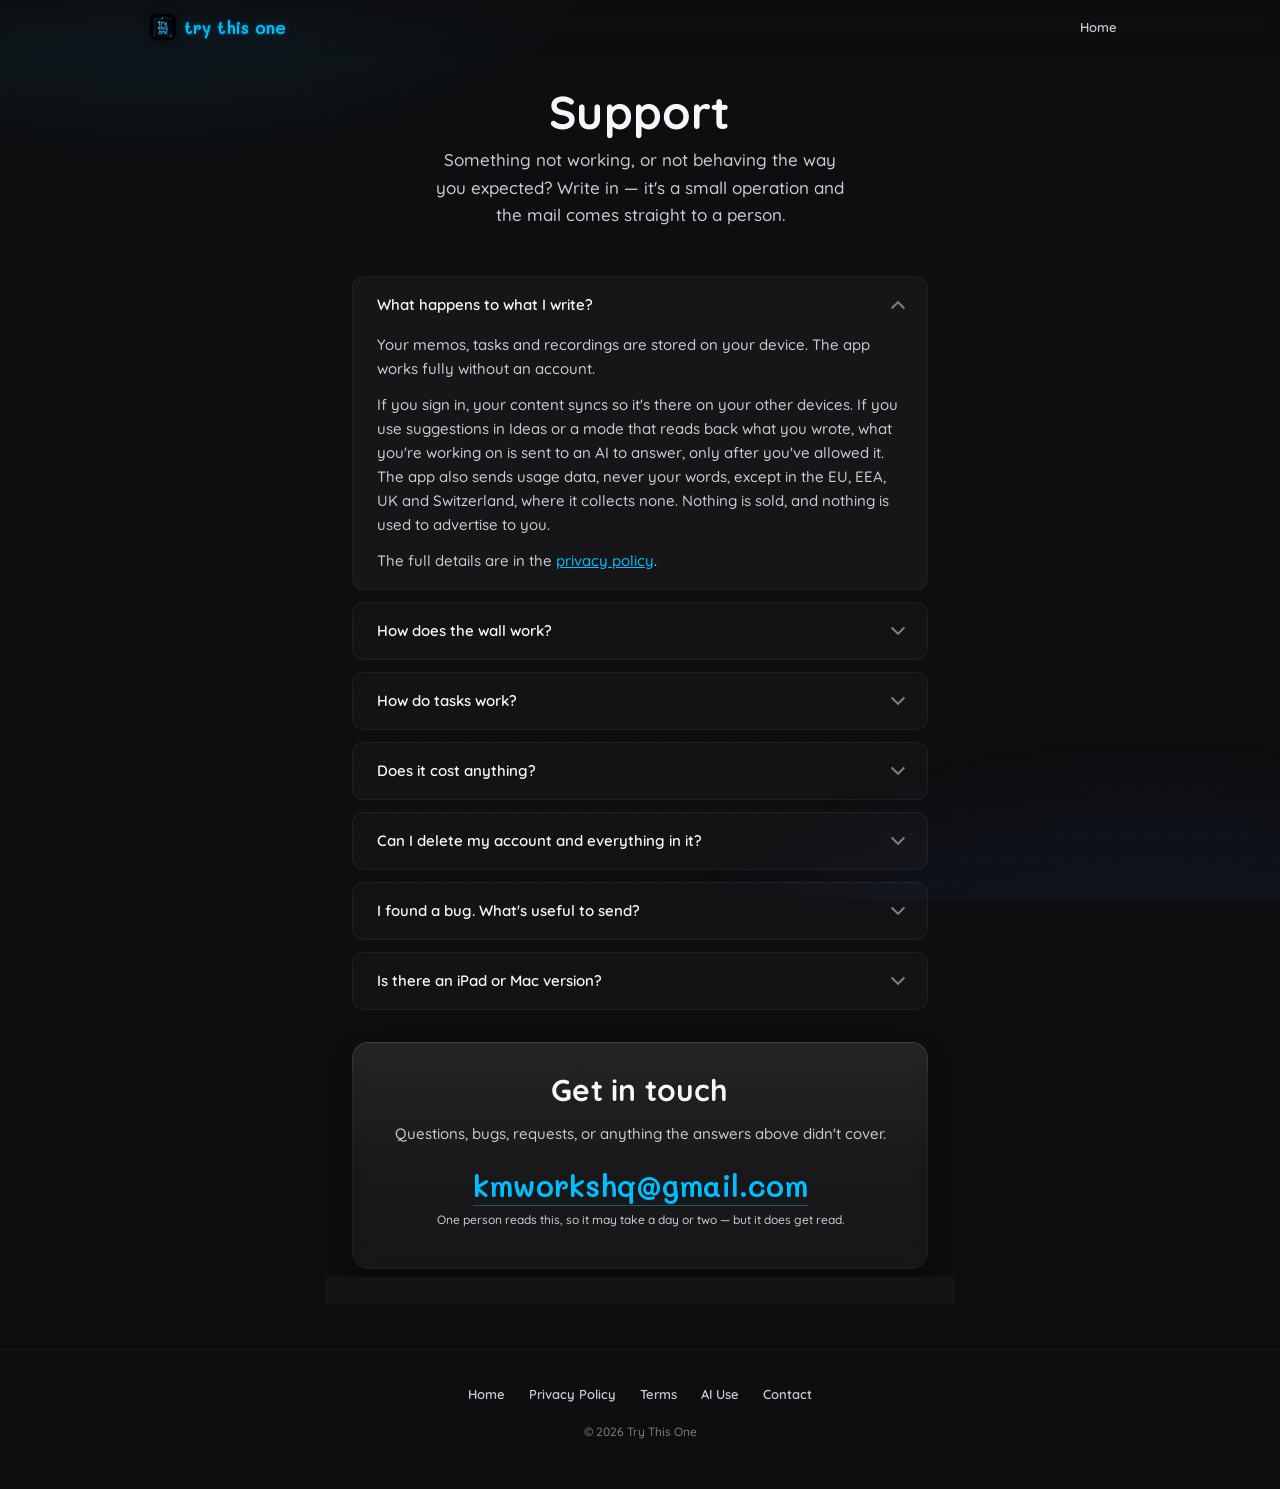
<file: support.html>
<!DOCTYPE html>
<html lang="en">
<head>
<meta charset="utf-8">
<meta name="viewport" content="width=device-width, initial-scale=1">

<title>Support · Try This One</title>
<meta name="description" content="Help, answers and contact for Try This One.">
<meta name="theme-color" content="#0e0e10">

<link rel="icon" href="assets/favicon.png" type="image/png">
<link rel="apple-touch-icon" href="assets/apple-touch-icon.png">

<link rel="preconnect" href="https://fonts.googleapis.com">
<link rel="preconnect" href="https://fonts.gstatic.com" crossorigin>
<link href="https://fonts.googleapis.com/css2?family=Quicksand:wght@500;600;700&family=Mali:wght@400;500;600&display=swap" rel="stylesheet">
<link rel="stylesheet" href="tto.css">
</head>

<body>

<div class="ground" aria-hidden="true"></div>

<header class="topbar">
  <div class="topbar__inner">
    <a class="wordmark" href="./">
      <img src="assets/icon.png" alt="" width="26" height="26">
      try this one
    </a>
    <a class="topbar__link" href="./">Home</a>
  </div>
</header>

<main class="page narrow">
  <section class="doc">

    <h1>Support</h1>
    <p class="doc__lead">
      Something not working, or not behaving the way you expected? Write in —
      it's a small operation and the mail comes straight to a person.
    </p>

    <!-- =================================================================
         FAQ
         -----------------------------------------------------------------
         Draft copy, checked against what the app actually does as of
         Sep 2026 — read it through and make it yours. Each answer is written
         to stay true rather than to be exhaustive; the day the app stops
         being free, or starts doing something these don't describe, this is
         the page that has to move first.
         ================================================================= -->
    <div class="faq">

      <details open>
        <summary>What happens to what I write?</summary>
        <div>
          <p>
            Your memos, tasks and recordings are stored on your device. The app
            works fully without an account.
          </p>
          <p>
            If you sign in, your content syncs so it's there on your other devices. If you use suggestions in Ideas or a mode that reads back what you wrote, what you're working on is sent to an AI to answer, only after you've allowed it. The app also sends usage data, never your words, except in the EU, EEA, UK and Switzerland, where it collects none. Nothing is sold, and nothing is used to advertise to you.
          </p>
          <p>
            The full details are in the
            <a href="privacy.html">privacy policy</a>.
          </p>
        </div>
      </details>

      <details>
        <summary>How does the wall work?</summary>
        <div>
          <p>
            Tap to make a note and it lands on the wall. Drag it anywhere, pinch
            to zoom the whole board out, and drag on the background to pan
            around — the wall doesn't have edges.
          </p>
          <p>
            A note can hold typed text, a drawing, or a voice recording. Nothing
            you write is filed away or sorted automatically; the wall stays how
            you left it.
          </p>
          
        </div>
      </details>

      <details>
        <summary>How do tasks work?</summary>
        <div>
          <p>
            Any memo can become a task, and it stays connected to the thought behind it. Open Tasks from the wall to see them all and tick them off.
          </p>
          <p>
            Give a task a time and it'll remind you. Leave the time off and it just waits, which is the point.
          </p>
        </div>
      </details>

      <details>
        <summary>Does it cost anything?</summary>
        <div>
          <p>
            The app is free, with one Ideas session with suggestions a day. Pro is an optional subscription, weekly, monthly or yearly (monthly and yearly start with a free trial), that removes that limit and unlocks every wall pattern, pin and color set.
          </p>
          <p>
            To cancel, open your iPhone's Settings, tap your name, then
            Subscriptions. Anything already on your wall stays yours either way.
          </p>
        </div>
      </details>

      <details>
        <summary>Can I delete my account and everything in it?</summary>
        <div>
          <p>
            Yes — in the app, under <em>Settings → Account → Delete account</em>.
            Your account, the backup and anything stored with it are deleted for
            good. It can't be undone.
          </p>
          <p>
            What's on this phone is yours and stays: deleting the account
            doesn't wipe the memos already on the device. Delete the app if you
            want those gone too.
          </p>
          <p>
            If you'd rather it was done for you, or something's gone wrong with
            it, write to the address below from the email you signed up with.
          </p>
        </div>
      </details>

      <details>
        <summary>I found a bug. What's useful to send?</summary>
        <div>
          <p>
            Your iPhone model and iOS version, what you were doing just before
            it happened, and whether it happens every time. A screenshot or a
            screen recording is worth more than all of that put together.
          </p>
        </div>
      </details>

      <details>
        <summary>Is there an iPad or Mac version?</summary>
        <div>
          <p>
            Not yet — it's an iPhone app for now. If that's what you're waiting
            for, say so in an email; it's the kind of thing that decides what
            gets built next.
          </p>
        </div>
      </details>

    </div>

    <!-- =================================================================
         Contact
         ================================================================= -->
    <div class="contact glass">
      <h2>Get in touch</h2>
      <p>Questions, bugs, requests, or anything the answers above didn't cover.</p>
      <a class="contact__mail" href="mailto:kmworkshq@gmail.com?subject=Try%20This%20One%20support">kmworkshq@gmail.com</a>
      <p class="contact__note">
        One person reads this, so it may take a day or two — but it does get
        read.
      </p>
    </div>

  </section>
</main>

<footer>
  <ul class="footer__links">
    <li><a href="./">Home</a></li>
    <li><a href="privacy.html">Privacy Policy</a></li>
    <li><a href="terms.html">Terms</a></li>
    <li><a href="ai.html">AI Use</a></li>
    <li><a href="mailto:kmworkshq@gmail.com">Contact</a></li>
  </ul>
  <p class="footer__fine">© 2026 Try This One</p>
</footer>

</body>
</html>
</file>
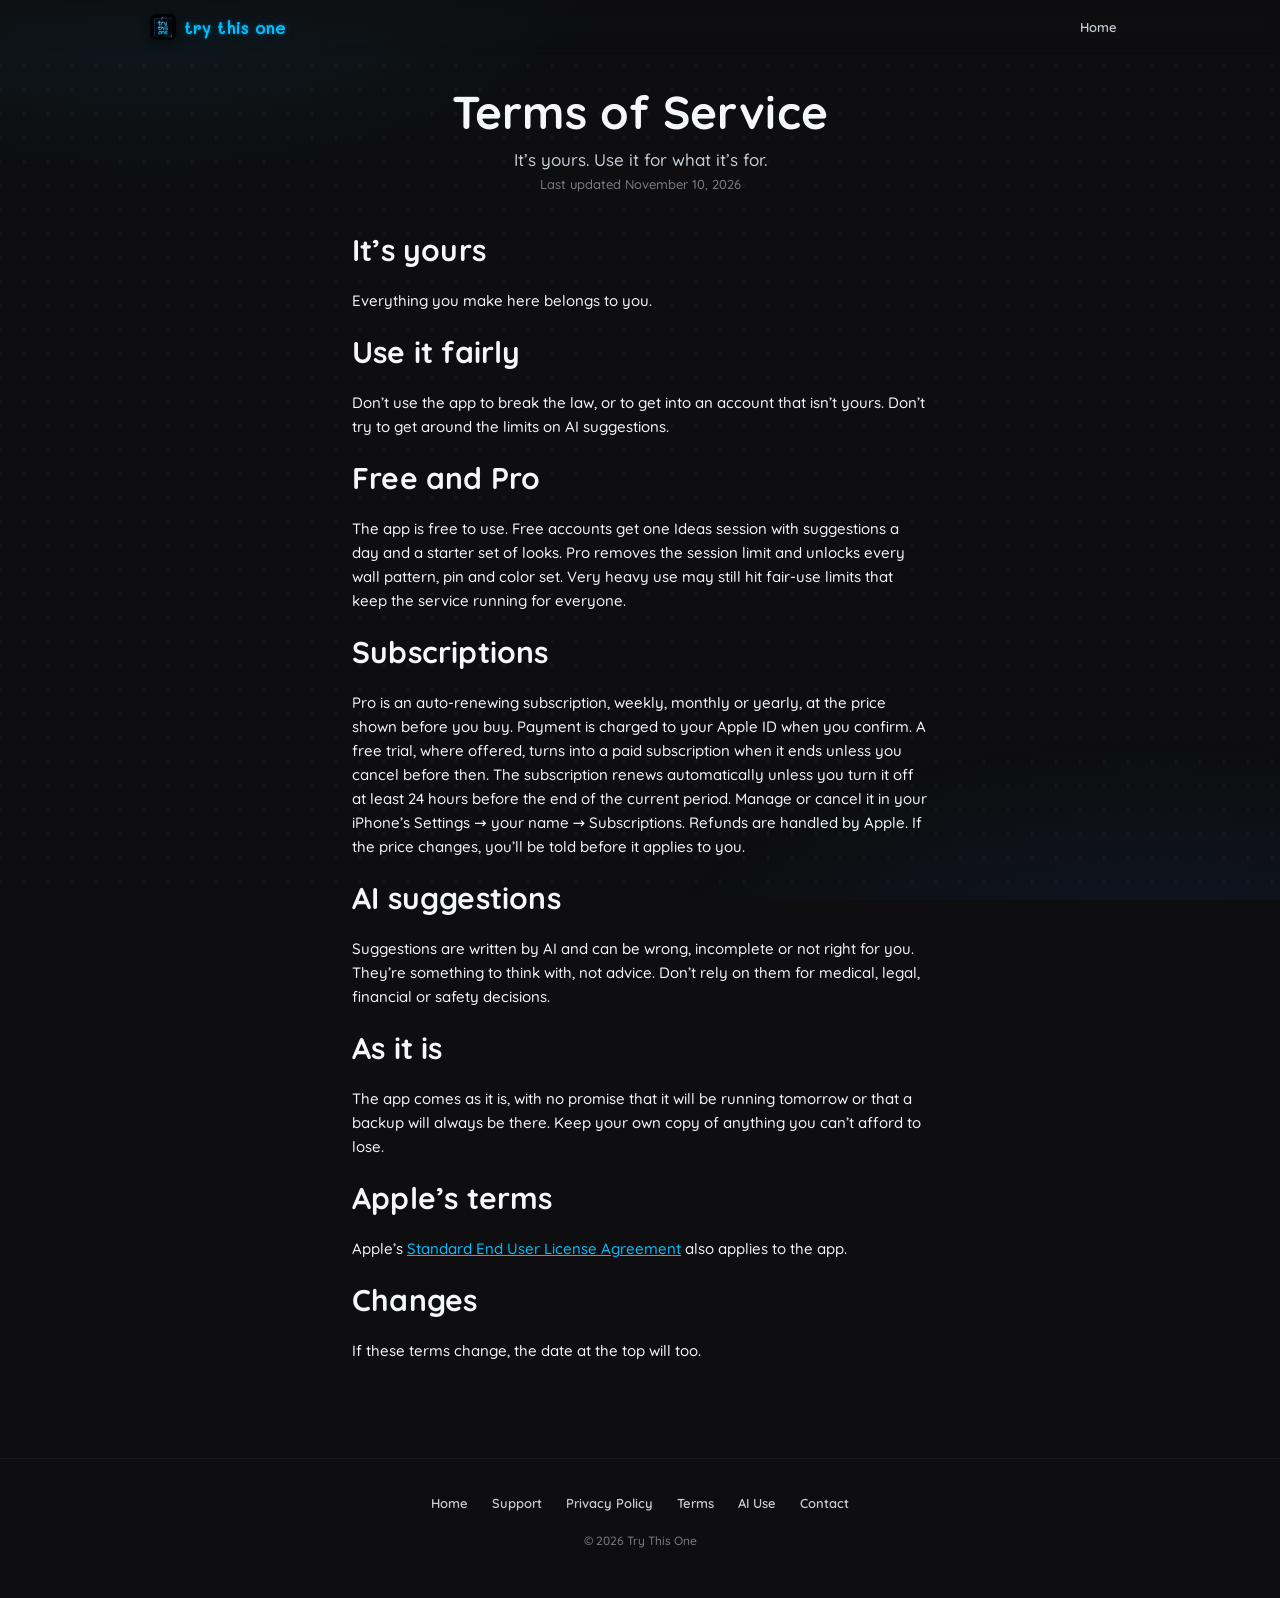
<file: terms.html>
<!DOCTYPE html>
<html lang="en">
<head>
<meta charset="utf-8">
<meta name="viewport" content="width=device-width, initial-scale=1">

<title>Terms of Service · Try This One</title>
<meta name="description" content="The ground rules, in plain words. What you make here is yours.">
<meta name="theme-color" content="#0e0e10">

<link rel="icon" href="assets/favicon.png" type="image/png">
<link rel="apple-touch-icon" href="assets/apple-touch-icon.png">

<link rel="preconnect" href="https://fonts.googleapis.com">
<link rel="preconnect" href="https://fonts.gstatic.com" crossorigin>
<link href="https://fonts.googleapis.com/css2?family=Quicksand:wght@500;600;700&family=Mali:wght@400;500;600&display=swap" rel="stylesheet">
<link rel="stylesheet" href="tto.css">
</head>

<body>

<div class="ground" aria-hidden="true"></div>

<header class="topbar">
  <div class="topbar__inner">
    <a class="wordmark" href="./">
      <img src="assets/icon.png" alt="" width="26" height="26">
      try this one
    </a>
    <a class="topbar__link" href="./">Home</a>
  </div>
</header>

<main class="page narrow">
  <section class="doc">

    <h1>Terms of Service</h1>
    <p class="doc__lead">It&rsquo;s yours. Use it for what it&rsquo;s for.</p>
    <p class="doc__stamp" style="text-align:center;color:var(--ink-faint);font-size:var(--t-small);margin-top:calc(var(--s7) * -1);margin-bottom:var(--s6);">Last updated November 10, 2026</p>

    <h2>It&rsquo;s yours</h2>
    <p>Everything you make here belongs to you.</p>

    <h2>Use it fairly</h2>
    <p>Don&rsquo;t use the app to break the law, or to get into an account that isn&rsquo;t yours. Don&rsquo;t try to get around the limits on AI suggestions.</p>

    <h2>Free and Pro</h2>
    <p>The app is free to use. Free accounts get one Ideas session with suggestions a day and a starter set of looks. Pro removes the session limit and unlocks every wall pattern, pin and color set. Very heavy use may still hit fair-use limits that keep the service running for everyone.</p>

    <h2>Subscriptions</h2>
    <p>Pro is an auto-renewing subscription, weekly, monthly or yearly, at the price shown before you buy. Payment is charged to your Apple ID when you confirm. A free trial, where offered, turns into a paid subscription when it ends unless you cancel before then. The subscription renews automatically unless you turn it off at least 24 hours before the end of the current period. Manage or cancel it in your iPhone&rsquo;s Settings &rarr; your name &rarr; Subscriptions. Refunds are handled by Apple. If the price changes, you&rsquo;ll be told before it applies to you.</p>

    <h2>AI suggestions</h2>
    <p>Suggestions are written by AI and can be wrong, incomplete or not right for you. They&rsquo;re something to think with, not advice. Don&rsquo;t rely on them for medical, legal, financial or safety decisions.</p>

    <h2>As it is</h2>
    <p>The app comes as it is, with no promise that it will be running tomorrow or that a backup will always be there. Keep your own copy of anything you can&rsquo;t afford to lose.</p>

    <h2>Apple&rsquo;s terms</h2>
    <p>Apple&rsquo;s <a href="https://www.apple.com/legal/internet-services/itunes/dev/stdeula/">Standard End User License Agreement</a> also applies to the app.</p>

    <h2>Changes</h2>
    <p>If these terms change, the date at the top will too.</p>

  </section>
</main>

<footer>
  <ul class="footer__links">
    <li><a href="./">Home</a></li>
    <li><a href="support.html">Support</a></li>
    <li><a href="privacy.html">Privacy Policy</a></li>
    <li><a href="terms.html">Terms</a></li>
    <li><a href="ai.html">AI Use</a></li>
    <li><a href="mailto:kmworkshq@gmail.com">Contact</a></li>
  </ul>
  <p class="footer__fine">© 2026 Try This One</p>
</footer>

</body>
</html>
</file>
<file: tto.css>
/* ---------------------------------------------------------------------------
   try this one — site stylesheet

   Every value below is lifted from the app, not chosen here. Where a token came
   from is named in a comment, so when the app moves, this file has an address
   to follow:

     DesignSystem/Colors.swift      palette, per-tab backgrounds, tab identity
     DesignSystem/TTOTheme.swift    the shipped accent trio
     DesignSystem/Typography.swift  the two faces and the seven-step size scale
     Shared/TTOGlass.swift          the frosted-glass recipe and the radius scale
     Shared/TTOBackground.swift     the dot grid and the corner glows
   --------------------------------------------------------------------------- */

:root {
  /* -- Accents. The shipped trio from TTOTheme.shipped. The app lets these be
        retinted; a web page has one palette, so it wears the defaults. ------ */
  --cyan:   #00bfff;
  --green:  #90EE90;
  --indigo: #8b85ec;

  /* Chrome, fixed in the app and fixed here (Colors.swift). */
  --silver: #c7ccd4;
  --white:  #f5f7fa;

  /* -- Tab identity. Each tab owns a deep tone and a lit one. ---------------- */
  --tab-blue:      #15448f;
  --tab-blue-hi:   #2f6fe0;
  --tab-indigo:    #2f2c9e;
  --tab-indigo-hi: #5a54e0;
  --tab-maroon:    #77202a;
  --tab-maroon-hi: #a63e44;
  --maroon-soft:   #c9646b;

  /* -- Ground. Three near-blacks, one per tab. The page stands on the Tasks
        one and borrows the other two for the sections that belong to them. -- */
  --bg:           #0e0e10;
  --bg-braindump: #0c0c0e;
  --bg-reflect:   #0d0c0d;

  /* -- Ink. ----------------------------------------------------------------- */
  --ink:       var(--white);
  --ink-quiet: var(--silver);
  --ink-faint: rgba(199, 204, 212, .58);

  /* -- Glass, from TTOGlass.swift. ------------------------------------------
        The modifier stacks a blur, a white tint lit from the top, a hairline
        border that is brightest on its top edge, and one drop shadow. These are
        that stack, component by component, so a surface here is assembled the
        same way a surface in the app is. */
  --glass-blur:   9px;                       /* the prototype's backdrop-filter */
  --glass-top:    rgba(255, 255, 255, .075); /* tint gradient, 0%   */
  --glass-mid:    rgba(255, 255, 255, .020); /* tint gradient, 55%  */
  --glass-bot:    rgba(255, 255, 255, .012); /* tint gradient, 100% */
  --edge-lit:     rgba(255, 255, 255, .14);  /* strokeOpacity          */
  --edge-hair:    rgba(255, 255, 255, .039); /* strokeOpacity × 0.28   */
  --glass-shadow: 0 8px 18px rgba(0, 0, 0, .5);

  /* -- Radii, from TTORadius. Five steps, far enough apart to be deliberate.
        The rule is the role, not the size. ---------------------------------- */
  --r-chip:  6px;
  --r-card:  12px;
  --r-panel: 16px;
  --r-sheet: 20px;
  --r-stage: 26px;

  /* -- Type, from TTOSize. ---------------------------------------------------
        The app's scale is in points, for text held a foot from your face inside
        a 393pt-wide phone. A page read at arm's length needs more, so each step
        is carried up by about two points. What is kept is the shape of the
        scale: the five small steps a point apart, and the deliberate gulf
        before the two large ones — a heading is a different kind of text, not a
        slightly bigger label. */
  --t-micro:   11px;  /* 10 — timestamps, the smallest print   */
  --t-tiny:    12px;  /* 11 — captions, a line under something */
  --t-small:   13px;  /* 12 — chips, quiet remarks             */
  --t-base:    15px;  /* 13 — ordinary interface text          */
  --t-strong:  17px;  /* 14 — read this one first              */
  --t-title:   24px;  /* 20 — a section's heading              */
  --t-display: 34px;  /* 23 — the one biggest thing            */

  /* -- Rhythm. The app's own spacing is per-surface rather than a named scale,
        so this is a plain 4pt ladder — the grid everything in the app already
        lands on. ------------------------------------------------------------ */
  --s1: 4px;  --s2: 8px;  --s3: 12px; --s4: 16px;
  --s5: 24px; --s6: 32px; --s7: 48px; --s8: 72px;

  --page: 980px;   /* the widest the content ever gets */
  --gutter: 20px;  /* the side margin on a phone       */
}

/* ===========================================================================
   Ground
   =========================================================================== */

* { box-sizing: border-box; }

html {
  -webkit-text-size-adjust: 100%;
  scroll-behavior: smooth;
}

body {
  margin: 0;
  background-color: var(--bg);
  color: var(--ink);
  font-family: Quicksand, -apple-system, BlinkMacSystemFont, system-ui, sans-serif;
  font-weight: 500;
  font-size: var(--t-base);
  line-height: 1.6;
  -webkit-font-smoothing: antialiased;
  overflow-x: hidden;
}

/* The living background, from TTOBackground.swift: a dot grid and two soft
   corner glows. Fixed rather than scrolling, because in the app this sits
   behind the whole tab stack and the content moves over it.

   The app's grid drifts at 0.55 of the board's pan, which is what reads as
   depth instead of one flat sheet. Nothing here pans, so the grid is still. */
.ground {
  position: fixed;
  inset: 0;
  z-index: -1;
  pointer-events: none;
}

/* radial-gradient(circle, rgba(255,255,255,.05) 1px, transparent 1.4px)
   at 24×24, offset 12,6 — the Brain Dump floor, exactly. */
.ground::before {
  content: "";
  position: absolute;
  inset: 0;
  background-image: radial-gradient(circle, rgba(255, 255, 255, .05) 1px, transparent 1.4px);
  background-size: 24px 24px;
  background-position: 12px 6px;
}

/* The two glows. Sized off the prototype's 393pt design width, so they hold
   their proportions on a monitor the way they do on a phone. */
.ground::after {
  content: "";
  position: absolute;
  inset: 0;
  background:
    radial-gradient(60% 42% at 12% -6%,  rgba(0, 191, 255, .09), transparent 62%),
    radial-gradient(68% 50% at 90% 112%, rgba(21, 68, 143, .18), transparent 60%);
}

/* ===========================================================================
   Frosted glass — the one surface the whole app is built from
   =========================================================================== */

.glass {
  position: relative;
  background-color: rgba(255, 255, 255, .028);
  background-image: linear-gradient(
    to bottom,
    var(--glass-top) 0%,
    var(--glass-mid) 55%,
    var(--glass-bot) 100%
  );
  -webkit-backdrop-filter: blur(var(--glass-blur));
  backdrop-filter: blur(var(--glass-blur));
  border-radius: var(--r-panel);
  box-shadow: var(--glass-shadow);
}

/* The border is drawn as an overlay rather than a plain `border` because it
   isn't one colour: it is lit along the top edge and a hairline everywhere
   else, which is the whole reason the surface reads as glass catching a light
   rather than as a grey box. TTOGlass fades the top 16% from .14 to .039. */
.glass::after {
  content: "";
  position: absolute;
  inset: 0;
  border-radius: inherit;
  padding: 1px;
  background: linear-gradient(
    to bottom,
    var(--edge-lit) 0%,
    var(--edge-hair) 16%,
    var(--edge-hair) 100%
  );
  -webkit-mask:
    linear-gradient(#000 0 0) content-box,
    linear-gradient(#000 0 0);
  -webkit-mask-composite: xor;
          mask-composite: exclude;
  pointer-events: none;
}

/* ===========================================================================
   Layout
   =========================================================================== */

.page {
  max-width: var(--page);
  margin: 0 auto;
  padding: 0 var(--gutter);
}

.narrow { max-width: 640px; }

/* ===========================================================================
   The bar at the top — the app's nav pill
   =========================================================================== */

.topbar {
  position: sticky;
  top: 0;
  z-index: 20;
  padding: var(--s3) var(--gutter);
  /* The bar has to stay legible over whatever scrolls under it. */
  background: linear-gradient(to bottom, rgba(14, 14, 16, .82), rgba(14, 14, 16, 0));
  -webkit-backdrop-filter: blur(6px);
  backdrop-filter: blur(6px);
}

.topbar__inner {
  max-width: var(--page);
  margin: 0 auto;
  display: flex;
  align-items: center;
  justify-content: space-between;
  gap: var(--s3);
}

.wordmark {
  display: inline-flex;
  align-items: center;
  gap: var(--s2);
  font-family: Mali, cursive;
  font-weight: 600;
  font-size: var(--t-strong);
  color: var(--cyan);
  text-decoration: none;
  /* Lit from inside, the way the icon writes it. */
  text-shadow: 0 0 3px rgba(0, 191, 255, .5), 0 0 12px rgba(0, 191, 255, .25);
  white-space: nowrap;
}

.wordmark img {
  width: 26px;
  height: 26px;
  border-radius: var(--r-chip);
  box-shadow: 0 2px 8px rgba(0, 0, 0, .5);
}

.topbar__link {
  font-size: var(--t-small);
  font-weight: 600;
  color: var(--ink-quiet);
  text-decoration: none;
  padding: var(--s1) var(--s3);
  border-radius: 999px;
  border: 1px solid transparent;
  transition: color .18s ease, border-color .18s ease;
}
.topbar__link:hover {
  color: var(--white);
  border-color: var(--edge-hair);
}


h1 {
  font-size: var(--t-display);
  font-weight: 700;
  letter-spacing: .2px;
  line-height: 1.12;
  margin: 0 0 var(--s2);
}

/* ===========================================================================
   The App Store badge
   ---------------------------------------------------------------------------
   PLACEHOLDER. Apple requires its own badge artwork, which can't be redrawn by
   hand — when the app is approved, download the official badge from
   https://developer.apple.com/app-store/marketing/guidelines/ and replace the
   whole <a class="badge"> element in index.html with it, pointing at the real
   App Store link.
   =========================================================================== */

.badge {
  display: inline-flex;
  align-items: center;
  gap: var(--s3);
  padding: var(--s3) var(--s5);
  border-radius: var(--r-card);
  text-decoration: none;
  color: var(--white);
  transition: transform .18s ease, box-shadow .18s ease;
}
.badge:hover {
  transform: translateY(-1px);
  box-shadow: 0 12px 26px rgba(0, 0, 0, .58);
}
.badge:active { transform: translateY(0); }

.badge__glyph {
  width: 26px;
  height: 26px;
  flex: none;
  fill: var(--white);
  opacity: .92;
}

.badge__text {
  text-align: left;
  line-height: 1.2;
}
.badge__sup {
  display: block;
  font-size: var(--t-micro);
  font-weight: 600;
  letter-spacing: .4px;
  text-transform: uppercase;
  color: var(--ink-faint);
}
.badge__main {
  display: block;
  font-size: var(--t-strong);
  font-weight: 700;
}

.badge-note {
  font-size: var(--t-tiny);
  color: var(--ink-faint);
  margin: var(--s3) 0 0;
}


/* ===========================================================================
   Sections
   =========================================================================== */

section { padding: var(--s7) 0; }

.section-head {
  text-align: center;
  margin-bottom: var(--s6);
}

h2 {
  font-size: var(--t-title);
  font-weight: 700;
  margin: 0 0 var(--s2);
  letter-spacing: .2px;
}

.section-head p {
  font-size: var(--t-base);
  color: var(--ink-quiet);
  margin: 0 auto;
  max-width: 46ch;
}


/* ===========================================================================
   Landing page
   ---------------------------------------------------------------------------
   Built from the same pieces as the App Store screenshots: a glowing sign
   pinned above the phone, memos pinned around it, and the grid floor the
   splash screen stands on. The memos are the app's own cards: near-black
   board, Mali ink in one of the three accents, a blue pin, and the short tick
   under the pin that every memo carries (BoardMemoView).
   =========================================================================== */

/* The pin. A glossy blue ball, lit from the upper left, casting down. */
.pin {
  position: absolute;
  left: 50%;
  top: -14px;
  width: 28px;
  height: 28px;
  margin-left: -14px;
  border-radius: 50%;
  background: radial-gradient(circle at 34% 30%,
    #cfe6ff 0%, #5aa2ff 18%, #1f5fe0 48%, #0b2f8a 80%, #061a52 100%);
  box-shadow: 0 6px 10px rgba(0, 0, 0, .6), 0 1px 2px rgba(0, 0, 0, .5);
}

/* The sign: the splash screen's glowing note, blown up to hold a headline.
   The glow stays soft, a lit edge rather than a neon tube. */
.sign {
  position: relative;
  display: inline-block;
  max-width: 680px;
  padding: 40px clamp(20px, 5vw, 44px) 32px;
  background: linear-gradient(175deg, #16171c 0%, #0e0f12 100%);
  border: 2px solid rgba(0, 191, 255, .72);
  border-radius: 8px;
  box-shadow:
    0 0 18px rgba(0, 191, 255, .26),
    inset 0 0 22px rgba(0, 191, 255, .08),
    0 24px 50px rgba(0, 0, 0, .6);
  transform: rotate(-1.2deg);
}

.sign h1,
.sign h2 {
  margin: 0;
  font-family: Mali, cursive;
  font-weight: 600;
  line-height: 1.18;
  color: #8fe2ff;
  text-shadow: 0 0 12px rgba(0, 191, 255, .5), 0 0 28px rgba(0, 191, 255, .18);
}
.sign h1 { font-size: clamp(32px, 7.4vw, 58px); }
.sign h2 { font-size: clamp(26px, 5.6vw, 42px); }

/* A memo, pinned. */
.note {
  position: absolute;
  z-index: 2;
  width: clamp(132px, 30vw, 200px);
  margin: 0;
  padding: 30px 18px 18px;
  border-radius: 10px;
  background: linear-gradient(172deg, #303137 0%, #26272c 100%);
  border: 1px solid rgba(255, 255, 255, .08);
  box-shadow: 0 20px 40px rgba(0, 0, 0, .6), 0 4px 10px rgba(0, 0, 0, .45);
  font-family: Mali, cursive;
  font-weight: 500;
  font-size: clamp(15px, 3.6vw, 19px);
  line-height: 1.3;
  text-align: left;
  color: var(--ink);
}
.note::before {                     /* the pin */
  content: "";
  position: absolute;
  left: 50%;
  top: -12px;
  width: 24px;
  height: 24px;
  margin-left: -12px;
  border-radius: 50%;
  background: radial-gradient(circle at 34% 30%,
    #cfe6ff 0%, #5aa2ff 18%, #1f5fe0 48%, #0b2f8a 80%, #061a52 100%);
  box-shadow: 0 6px 10px rgba(0, 0, 0, .6);
}
.note::after {                      /* the tick under it */
  content: "";
  position: absolute;
  left: 50%;
  top: 18px;
  width: 30px;
  height: 2px;
  margin-left: -15px;
  border-radius: 2px;
  background: var(--ink);
  opacity: .45;
}

/* A phone, in the frame the screenshots wear. */
.phone {
  position: relative;
  z-index: 1;
  width: min(300px, 70vw);
  margin: 0 auto;
  padding: 9px;
  border-radius: 48px;
  background: linear-gradient(160deg, #1b1c21, #08080a 40%, #121317);
  box-shadow:
    0 0 0 1.5px #30333b,
    0 0 0 3px #0a0a0c,
    0 30px 70px rgba(0, 0, 0, .7),
    0 0 90px rgba(0, 191, 255, .07);
}
.phone img {
  display: block;
  width: 100%;
  height: auto;
  border-radius: 39px;
}

/* -- Hero ----------------------------------------------------------------- */

/* The floor below is deliberately wider than the page. `overflow-x: hidden`
   on body is not enough to stop it: iOS Safari lets the page pan sideways
   into anything the viewport doesn't clip itself. `clip` cuts it off without
   making main a scroll container. */
main { overflow-x: clip; }

.lp-hero {
  text-align: center;
  padding: var(--s7) 0 0;
}

.lp-lead {
  font-size: var(--t-strong);
  color: var(--ink-quiet);
  max-width: 46ch;
  margin: var(--s6) auto var(--s5);
}

.stage {
  position: relative;
  max-width: 640px;
  margin: var(--s7) auto 0;
  padding-bottom: var(--s7);
}

.note--l { left: 0;  top: 24%; transform: rotate(-4deg); }
.note--r { right: 0; top: 58%; transform: rotate(3.5deg); }

/* The grid floor from the splash screen, running away from you under the
   phone. Wider than the page on purpose: body clips the overflow. */
.floor {
  position: absolute;
  left: 50%;
  bottom: 0;
  width: 1600px;
  height: 420px;
  margin-left: -800px;
  z-index: 0;
  pointer-events: none;
  background-image:
    linear-gradient(rgba(0, 191, 255, .34) 1.5px, transparent 1.5px),
    linear-gradient(90deg, rgba(0, 191, 255, .34) 1.5px, transparent 1.5px);
  background-size: 80px 80px;
  background-position: center bottom;
  transform: perspective(520px) rotateX(64deg);
  transform-origin: 50% 100%;
  -webkit-mask-image: linear-gradient(to top, #000 0%, rgba(0, 0, 0, .7) 35%, transparent 85%);
          mask-image: linear-gradient(to top, #000 0%, rgba(0, 0, 0, .7) 35%, transparent 85%);
}

/* -- The pitch ------------------------------------------------------------- */

.statement {
  text-align: center;
  padding: var(--s8) 0;
}
.statement p {
  margin: 0 auto;
  max-width: 24ch;
  font-family: Mali, cursive;
  font-weight: 500;
  font-size: clamp(26px, 5.4vw, 42px);
  line-height: 1.32;
  color: var(--white);
}
.statement span { color: var(--cyan); }
.statement span:nth-of-type(2) { color: var(--green); }
.statement span:nth-of-type(3) { color: var(--indigo); }

/* -- A feature: words beside the phone that shows it ----------------------- */

.feature {
  display: grid;
  gap: var(--s6);
  align-items: center;
}

.feature__text h2 {
  font-size: var(--t-title);
  line-height: 1.2;
  margin: 0 0 var(--s4);
}
.feature__text p {
  color: var(--ink-quiet);
  font-size: var(--t-strong);
  margin: 0 0 var(--s4);
  max-width: 48ch;
}

/* The tab's name, dressed the way the app's tab bar dresses it. */
.pill {
  display: inline-block;
  margin: 0 0 var(--s4) !important;
  padding: 4px 16px;
  border-radius: 999px;
  font-size: var(--t-small) !important;
  font-weight: 600;
  letter-spacing: .3px;
  color: var(--white) !important;
}
.pill--tasks     { background: rgba(47, 111, 224, .28); box-shadow: inset 0 0 0 1px rgba(47, 111, 224, .6); }
.pill--braindump { background: rgba(90, 84, 224, .28);  box-shadow: inset 0 0 0 1px rgba(90, 84, 224, .6); }
.pill--reflect   { background: rgba(166, 62, 68, .30);  box-shadow: inset 0 0 0 1px rgba(166, 62, 68, .65); }

.chips {
  display: flex;
  flex-wrap: wrap;
  gap: var(--s2);
  margin: 0 0 var(--s4);
  padding: 0;
  list-style: none;
}
.chips li {
  padding: 4px 12px;
  border-radius: var(--r-chip);
  background: rgba(255, 255, 255, .04);
  box-shadow: inset 0 0 0 1px rgba(255, 255, 255, .08);
  font-family: Mali, cursive;
  font-size: var(--t-base);
  color: var(--ink);
}

/* -- Five ways to write something down ------------------------------------ */

.lp-head {
  text-align: center;
  margin-bottom: var(--s6);
}
.lp-head h3 {
  font-size: var(--t-title);
  margin: 0 0 var(--s2);
}
.lp-head p {
  color: var(--ink-quiet);
  margin: 0;
}

.tools__grid {
  display: grid;
  grid-template-columns: repeat(auto-fit, minmax(146px, 1fr));
  gap: var(--s5) var(--s4);
  margin: 0;
  padding: 0;
  list-style: none;
}

/* Each tool is a memo on the wall, tilted a little either way. */
.tool {
  position: relative;
  padding: var(--s5) var(--s4) var(--s4);
  border-radius: 10px;
  background: linear-gradient(172deg, #2b2c31 0%, #232428 100%);
  border: 1px solid rgba(255, 255, 255, .07);
  box-shadow: 0 16px 32px rgba(0, 0, 0, .5);
  transform: rotate(-1deg);
}
.tool:nth-child(even) { transform: rotate(1.2deg); }
.tool p { margin: 0; color: var(--ink-quiet); font-size: var(--t-base); line-height: 1.45; }

/* The dock's round button, holding the tool's icon. */
.tool__icon {
  display: grid;
  place-items: center;
  width: 48px;
  height: 48px;
  margin-bottom: var(--s3);
  border-radius: 50%;
  background: radial-gradient(circle at 50% 30%, #3a3b41, #1e1f23);
  box-shadow: 0 6px 14px rgba(0, 0, 0, .55), inset 0 1px 0 rgba(255, 255, 255, .08);
}
.tool__icon svg {
  width: 22px;
  height: 22px;
  fill: none;
  stroke: var(--white);
  stroke-width: 1.8;
  stroke-linecap: round;
  stroke-linejoin: round;
}
.tool .tool__name {
  font-family: Mali, cursive;
  font-weight: 600;
  font-size: var(--t-strong);
  color: var(--ink);
  margin-bottom: var(--s1);
}

/* -- Closing --------------------------------------------------------------- */

.lp-close {
  text-align: center;
  padding: var(--s8) 0 var(--s7);
}
.sign--close { max-width: 600px; }
.sign--close p {
  margin: var(--s3) 0 0;
  font-family: Mali, cursive;
  font-weight: 500;
  font-size: clamp(19px, 3.6vw, 24px);
  color: var(--white);
}
.signoff {
  font-family: Mali, cursive;
  font-weight: 500;
  font-size: var(--t-title);
  color: var(--cyan);
  margin: var(--s7) 0 var(--s5);
}

/* -- Arrival --------------------------------------------------------------
   Each section settles in once as it scrolls into view and then stays put.
   Only when scripting is on, so nothing is ever hidden without a way back. */
.js .reveal {
  opacity: 0;
  transform: translateY(14px);
  transition: opacity .6s ease, transform .6s ease;
}
.js .reveal.in {
  opacity: 1;
  transform: none;
}

/* ===========================================================================
   Support page
   ---------------------------------------------------------------------------
   Same tokens, lighter hand: no glows behind sections, less glass, more room.
   =========================================================================== */

.doc { padding: var(--s6) 0 var(--s7); }

.doc h1 { text-align: center; }

.doc__lead {
  text-align: center;
  color: var(--ink-quiet);
  font-size: var(--t-strong);
  margin: 0 auto var(--s7);
  max-width: 42ch;
}

.faq { display: grid; gap: var(--s3); }

/* <details> rather than a script: the browser already knows how to open and
   close one, and it stays open when someone prints or searches the page. */
.faq details {
  border-radius: var(--r-card);
  padding: 0;
  overflow: hidden;
  /* Lighter than the glass on the landing page — enough of an edge to tell one
     question from the next, and no blur, because there is nothing behind these
     worth seeing through to. */
  background: rgba(255, 255, 255, .022);
  border: 1px solid rgba(255, 255, 255, .055);
  transition: border-color .18s ease, background-color .18s ease;
}
.faq details:hover { border-color: var(--edge-hair); }
.faq details[open] {
  background: rgba(255, 255, 255, .034);
  border-color: var(--edge-hair);
}

.faq summary {
  cursor: pointer;
  list-style: none;
  padding: var(--s4) var(--s5);
  font-size: var(--t-base);
  font-weight: 600;
  color: var(--white);
  display: flex;
  align-items: center;
  justify-content: space-between;
  gap: var(--s3);
}
.faq summary::-webkit-details-marker { display: none; }

/* The chevron turns instead of swapping glyph, so nothing jumps. */
.faq summary::after {
  content: "";
  flex: none;
  width: 8px;
  height: 8px;
  border-right: 2px solid var(--ink-faint);
  border-bottom: 2px solid var(--ink-faint);
  transform: rotate(45deg) translate(-2px, -2px);
  transition: transform .2s ease;
}
.faq details[open] summary::after {
  transform: rotate(-135deg) translate(-2px, -2px);
}

.faq details > div {
  padding: 0 var(--s5) var(--s4);
  color: var(--ink-quiet);
  font-size: var(--t-base);
}
.faq details > div p { margin: 0 0 var(--s3); }
.faq details > div p:last-child { margin-bottom: 0; }

.contact {
  margin-top: var(--s6);
  padding: var(--s5);
  border-radius: var(--r-panel);
  text-align: center;
}

.contact h2 { margin-bottom: var(--s2); }
.contact p { color: var(--ink-quiet); margin: 0 0 var(--s4); }

.contact__mail {
  font-family: Mali, cursive;
  font-weight: 600;
  font-size: var(--t-title);
  color: var(--cyan);
  text-decoration: none;
  word-break: break-word;
  border-bottom: 1px solid color-mix(in srgb, var(--cyan) 40%, transparent);
}
.contact__mail:hover { border-bottom-color: var(--cyan); }

.contact__note {
  font-size: var(--t-tiny);
  color: var(--ink-faint);
  margin: var(--s4) 0 0;
}

/* ===========================================================================
   Footer
   =========================================================================== */

footer {
  padding: var(--s6) var(--gutter) var(--s7);
  text-align: center;
  border-top: 1px solid rgba(255, 255, 255, .05);
  margin-top: var(--s6);
}

.footer__links {
  display: flex;
  flex-wrap: wrap;
  justify-content: center;
  gap: var(--s2) var(--s5);
  margin: 0 0 var(--s4);
  padding: 0;
  list-style: none;
}

footer a {
  color: var(--ink-quiet);
  text-decoration: none;
  font-size: var(--t-small);
  font-weight: 600;
  white-space: nowrap;
}
footer a:hover { color: var(--white); }

.footer__fine {
  font-size: var(--t-tiny);
  color: var(--ink-faint);
  margin: 0;
}

a { color: var(--cyan); }

/* Focus has to be visible, and the app's own accent is the obvious ring. */
:focus-visible {
  outline: 2px solid var(--cyan);
  outline-offset: 3px;
  border-radius: var(--r-chip);
}


/* ===========================================================================
   Wider screens
   ---------------------------------------------------------------------------
   Phone layout is the one above; these only add room. Most of the traffic
   arrives from an App Store listing on a phone.
   =========================================================================== */

@media (min-width: 600px) {
  :root {
    --t-display: 46px;
    --t-title: 30px;
    --gutter: 32px;
  }
}

@media (min-width: 860px) {
  /* A feature becomes words beside the phone, alternating sides so the eye
     has somewhere new to land each time. */
  .feature {
    grid-template-columns: 1fr 300px;
    gap: var(--s8);
    padding: var(--s8) 0;
  }
  .feature--flip .phone { order: -1; }
  .feature .phone { width: 300px; }
  .tools { padding: var(--s7) 0 var(--s8); }
  .stage { padding-bottom: var(--s8); }
  .note--l { left: -10px; }
  .note--r { right: -10px; }
}

/* Somebody who has asked their phone to stop animating things gets a page that
   doesn't. */
@media (prefers-reduced-motion: reduce) {
  html { scroll-behavior: auto; }
  * { transition-duration: .01ms !important; animation-duration: .01ms !important; }
}
</file>
